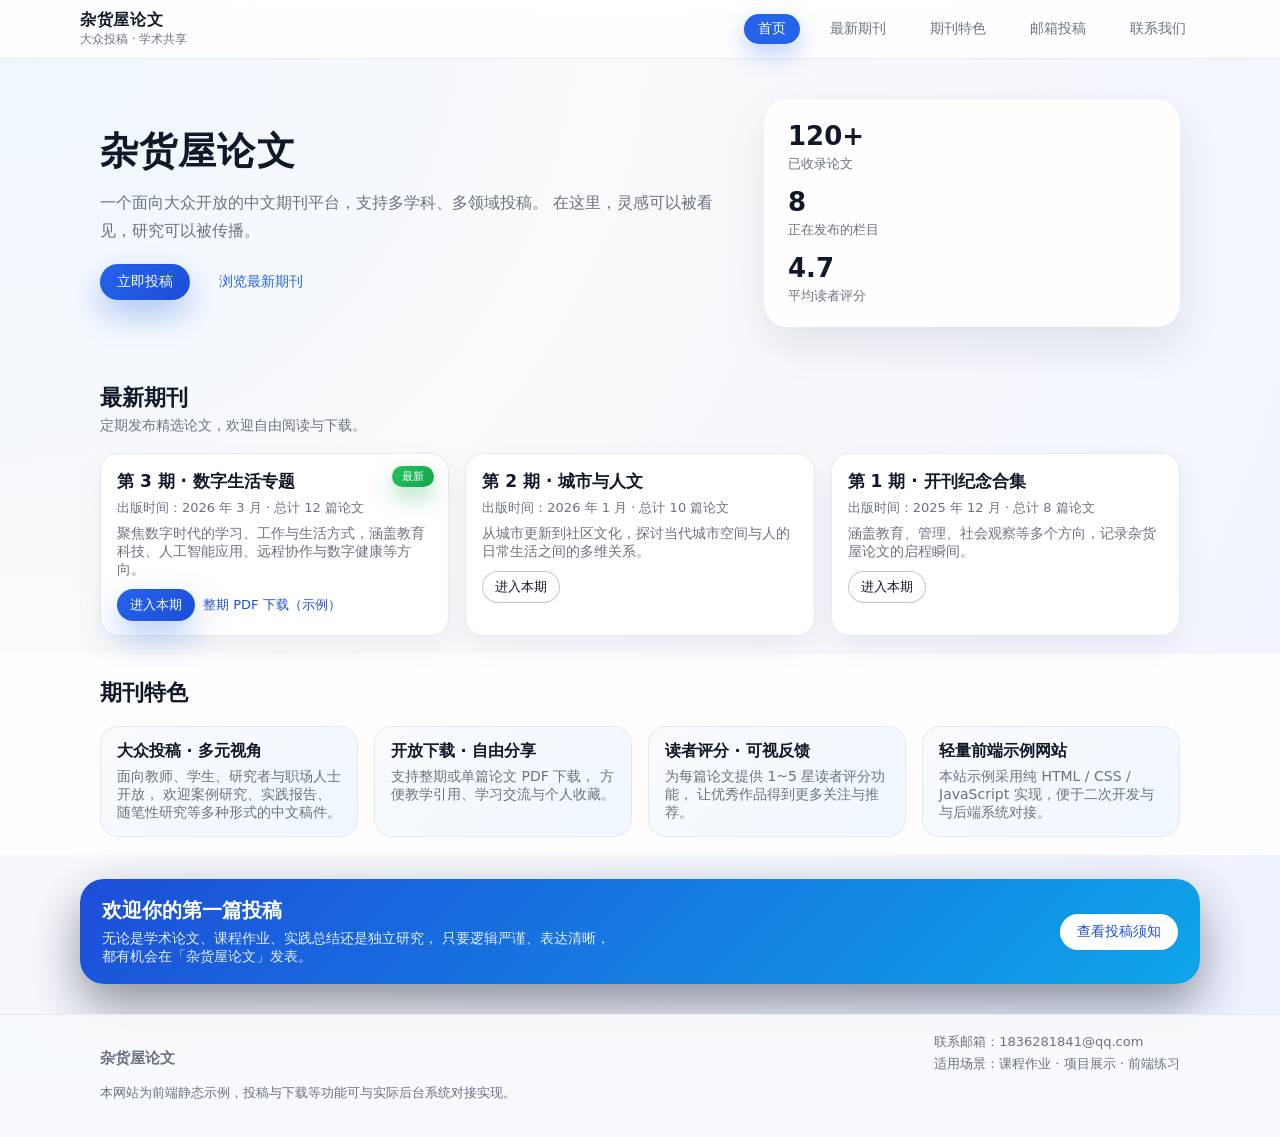
<file: index.html>
<!DOCTYPE html>
<html lang="zh-CN">
<head>
  <meta charset="UTF-8" />
  <meta name="viewport" content="width=device-width, initial-scale=1.0" />
  <title>杂货屋论文 - 中文期刊首页</title>
  <link rel="stylesheet" href="styles.css" />
</head>
<body>
  <header class="site-header">
    <div class="container header-inner">
      <div class="logo">
        <span class="logo-main">杂货屋论文</span>
        <span class="logo-sub">大众投稿 · 学术共享</span>
      </div>
      <nav class="nav">
        <a href="index.html" class="nav-link active">首页</a>
        <a href="#latest-issues" class="nav-link">最新期刊</a>
        <a href="#features" class="nav-link">期刊特色</a>
        <a href="submit.html" class="nav-link">邮箱投稿</a>
        <a href="#contact" class="nav-link">联系我们</a>
      </nav>
    </div>
  </header>

  <main>
    <!-- Hero 区域 -->
    <section class="hero">
      <div class="container hero-inner">
        <div class="hero-text">
          <h1>杂货屋论文</h1>
          <p>
            一个面向大众开放的中文期刊平台，支持多学科、多领域投稿。
            在这里，灵感可以被看见，研究可以被传播。
          </p>
          <div class="hero-actions">
            <a href="submit.html" class="btn btn-primary">立即投稿</a>
            <a href="#latest-issues" class="btn btn-ghost">浏览最新期刊</a>
          </div>
        </div>
        <div class="hero-panel">
          <div class="hero-stat">
            <span class="stat-number">120+</span>
            <span class="stat-label">已收录论文</span>
          </div>
          <div class="hero-stat">
            <span class="stat-number">8</span>
            <span class="stat-label">正在发布的栏目</span>
          </div>
          <div class="hero-stat">
            <span class="stat-number">4.7</span>
            <span class="stat-label">平均读者评分</span>
          </div>
        </div>
      </div>
    </section>

    <!-- 最新期刊 -->
    <section id="latest-issues" class="section">
      <div class="container">
        <div class="section-header">
          <h2>最新期刊</h2>
          <p>定期发布精选论文，欢迎自由阅读与下载。</p>
        </div>
        <div class="issue-grid">
          <article class="issue-card">
            <div class="issue-badge">最新</div>
            <h3>第 3 期 · 数字生活专题</h3>
            <p class="issue-meta">出版时间：2026 年 3 月 · 总计 12 篇论文</p>
            <p class="issue-desc">
              聚焦数字时代的学习、工作与生活方式，涵盖教育科技、人工智能应用、远程协作与数字健康等方向。
            </p>
            <div class="issue-actions">
              <a href="issue-3.html" class="btn btn-primary btn-sm">进入本期</a>
              <a href="#" class="text-link">整期 PDF 下载（示例）</a>
            </div>
          </article>

          <article class="issue-card">
            <h3>第 2 期 · 城市与人文</h3>
            <p class="issue-meta">出版时间：2026 年 1 月 · 总计 10 篇论文</p>
            <p class="issue-desc">
              从城市更新到社区文化，探讨当代城市空间与人的日常生活之间的多维关系。
            </p>
            <div class="issue-actions">
              <a href="issue-2.html" class="btn btn-outline btn-sm">进入本期</a>
            </div>
          </article>

          <article class="issue-card">
            <h3>第 1 期 · 开刊纪念合集</h3>
            <p class="issue-meta">出版时间：2025 年 12 月 · 总计 8 篇论文</p>
            <p class="issue-desc">
              涵盖教育、管理、社会观察等多个方向，记录杂货屋论文的启程瞬间。
            </p>
            <div class="issue-actions">
              <a href="issue-1.html" class="btn btn-outline btn-sm">进入本期</a>
            </div>
          </article>
        </div>
      </div>
    </section>

    <!-- 期刊特色 -->
    <section id="features" class="section section-alt">
      <div class="container">
        <div class="section-header">
          <h2>期刊特色</h2>
        </div>
        <div class="feature-grid">
          <div class="feature-card">
            <h3>大众投稿 · 多元视角</h3>
            <p>
              面向教师、学生、研究者与职场人士开放，
              欢迎案例研究、实践报告、随笔性研究等多种形式的中文稿件。
            </p>
          </div>
          <div class="feature-card">
            <h3>开放下载 · 自由分享</h3>
            <p>
              支持整期或单篇论文 PDF 下载，
              方便教学引用、学习交流与个人收藏。
            </p>
          </div>
          <div class="feature-card">
            <h3>读者评分 · 可视反馈</h3>
            <p>
              为每篇论文提供 1~5 星读者评分功能，
              让优秀作品得到更多关注与推荐。
            </p>
          </div>
          <div class="feature-card">
            <h3>轻量前端示例网站</h3>
            <p>
              本站示例采用纯 HTML / CSS / JavaScript
              实现，便于二次开发与与后端系统对接。
            </p>
          </div>
        </div>
      </div>
    </section>

    <!-- 投稿引导 -->
    <section class="section">
      <div class="container submit-promo">
        <div>
          <h2>欢迎你的第一篇投稿</h2>
          <p>
            无论是学术论文、课程作业、实践总结还是独立研究，
            只要逻辑严谨、表达清晰，都有机会在「杂货屋论文」发表。
          </p>
        </div>
        <div>
          <a href="submit.html" class="btn btn-primary">查看投稿须知</a>
        </div>
      </div>
    </section>
  </main>

  <footer id="contact" class="site-footer">
    <div class="container footer-inner">
      <div>
        <h3>杂货屋论文</h3>
        <p class="footer-text">
          本网站为前端静态示例，投稿与下载等功能可与实际后台系统对接实现。
        </p>
      </div>
      <div class="footer-info">
        <p>联系邮箱：1836281841@qq.com</p>
        <p>适用场景：课程作业 · 项目展示 · 前端练习</p>
      </div>
    </div>
  </footer>

  <script src="main.js"></script>
</body>
</html>
</file>
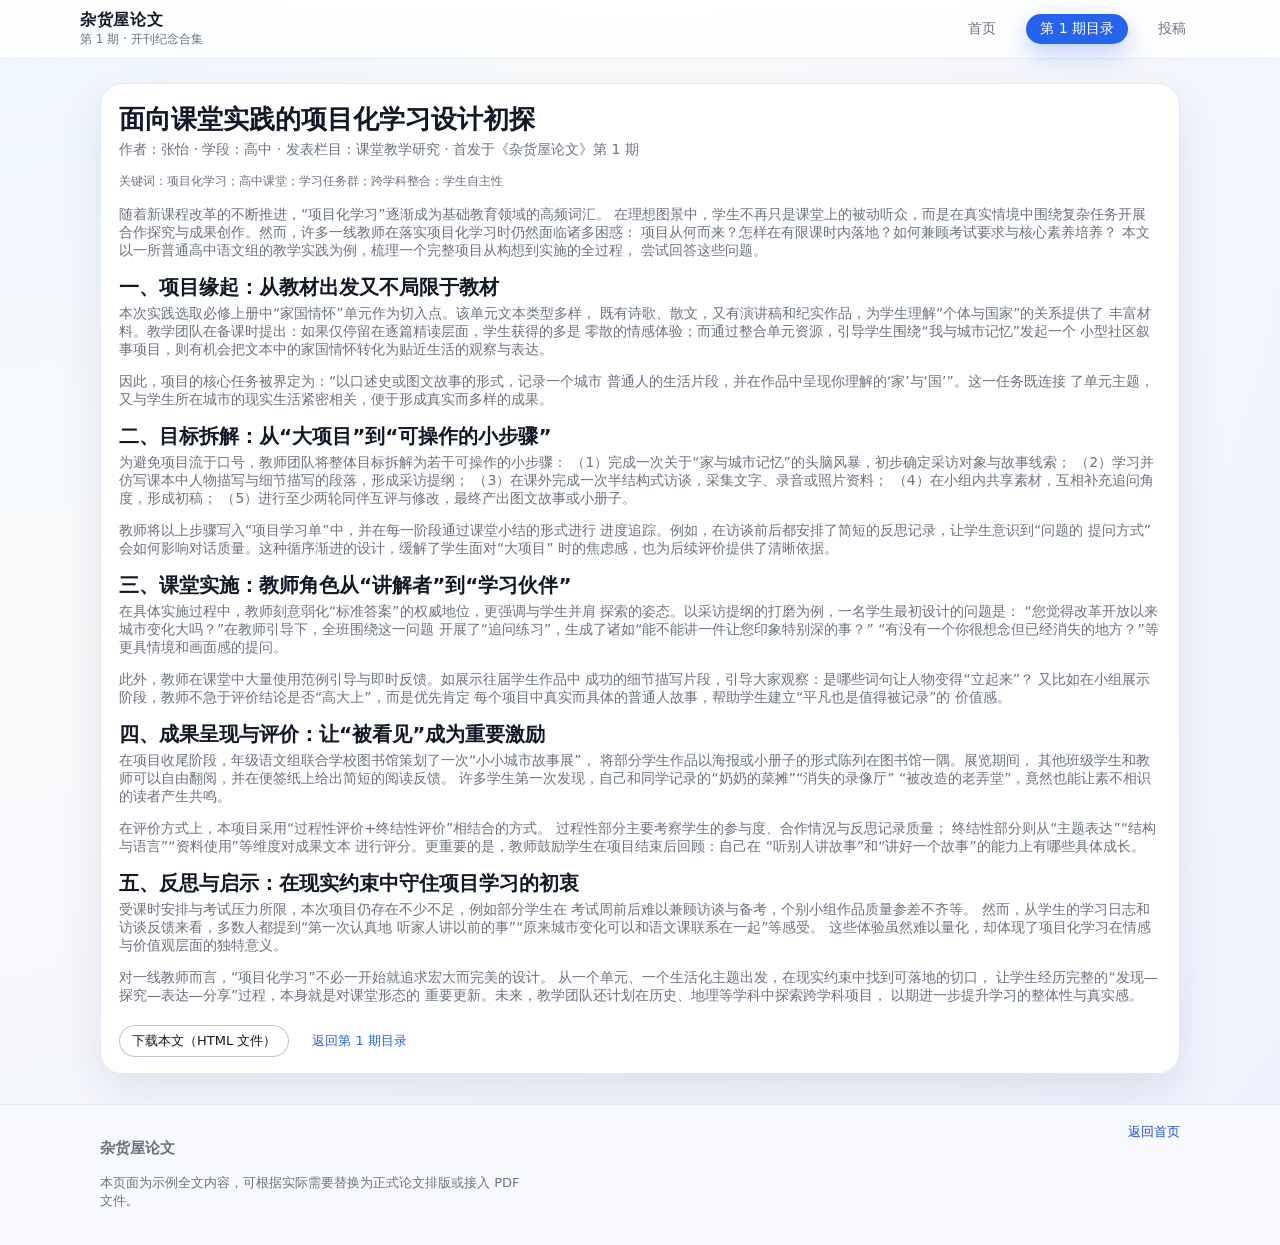
<file: article-v1-1-001.html>
<!DOCTYPE html>
<html lang="zh-CN">
<head>
  <meta charset="UTF-8" />
  <meta name="viewport" content="width=device-width, initial-scale=1.0" />
  <title>面向课堂实践的项目化学习设计初探 - 杂货屋论文</title>
  <link rel="stylesheet" href="styles.css" />
</head>
<body>
  <header class="site-header">
    <div class="container header-inner">
      <div class="logo">
        <span class="logo-main">杂货屋论文</span>
        <span class="logo-sub">第 1 期 · 开刊纪念合集</span>
      </div>
      <nav class="nav">
        <a href="index.html" class="nav-link">首页</a>
        <a href="issue-1.html" class="nav-link active">第 1 期目录</a>
        <a href="submit.html" class="nav-link">投稿</a>
      </nav>
    </div>
  </header>

  <main class="section">
    <div class="container">
      <article class="submit-card">
        <h1 class="page-title">面向课堂实践的项目化学习设计初探</h1>
        <p class="page-meta">
          作者：张怡 · 学段：高中 · 发表栏目：课堂教学研究 · 首发于《杂货屋论文》第 1 期
        </p>

        <div class="article-meta" style="margin-top:8px;">
          关键词：项目化学习；高中课堂；学习任务群；跨学科整合；学生自主性
        </div>

        <p style="margin-top:16px;">
          随着新课程改革的不断推进，“项目化学习”逐渐成为基础教育领域的高频词汇。
          在理想图景中，学生不再只是课堂上的被动听众，而是在真实情境中围绕复杂任务开展
          合作探究与成果创作。然而，许多一线教师在落实项目化学习时仍然面临诸多困惑：
          项目从何而来？怎样在有限课时内落地？如何兼顾考试要求与核心素养培养？
          本文以一所普通高中语文组的教学实践为例，梳理一个完整项目从构想到实施的全过程，
          尝试回答这些问题。
        </p>

        <h2>一、项目缘起：从教材出发又不局限于教材</h2>
        <p>
          本次实践选取必修上册中“家国情怀”单元作为切入点。该单元文本类型多样，
          既有诗歌、散文，又有演讲稿和纪实作品，为学生理解“个体与国家”的关系提供了
          丰富材料。教学团队在备课时提出：如果仅停留在逐篇精读层面，学生获得的多是
          零散的情感体验；而通过整合单元资源，引导学生围绕“我与城市记忆”发起一个
          小型社区叙事项目，则有机会把文本中的家国情怀转化为贴近生活的观察与表达。
        </p>

        <p>
          因此，项目的核心任务被界定为：“以口述史或图文故事的形式，记录一个城市
          普通人的生活片段，并在作品中呈现你理解的‘家’与‘国’”。这一任务既连接
          了单元主题，又与学生所在城市的现实生活紧密相关，便于形成真实而多样的成果。
        </p>

        <h2>二、目标拆解：从“大项目”到“可操作的小步骤”</h2>
        <p>
          为避免项目流于口号，教师团队将整体目标拆解为若干可操作的小步骤：
          （1）完成一次关于“家与城市记忆”的头脑风暴，初步确定采访对象与故事线索；
          （2）学习并仿写课本中人物描写与细节描写的段落，形成采访提纲；
          （3）在课外完成一次半结构式访谈，采集文字、录音或照片资料；
          （4）在小组内共享素材，互相补充追问角度，形成初稿；
          （5）进行至少两轮同伴互评与修改，最终产出图文故事或小册子。
        </p>

        <p>
          教师将以上步骤写入“项目学习单”中，并在每一阶段通过课堂小结的形式进行
          进度追踪。例如，在访谈前后都安排了简短的反思记录，让学生意识到“问题的
          提问方式”会如何影响对话质量。这种循序渐进的设计，缓解了学生面对“大项目”
          时的焦虑感，也为后续评价提供了清晰依据。
        </p>

        <h2>三、课堂实施：教师角色从“讲解者”到“学习伙伴”</h2>
        <p>
          在具体实施过程中，教师刻意弱化“标准答案”的权威地位，更强调与学生并肩
          探索的姿态。以采访提纲的打磨为例，一名学生最初设计的问题是：
          “您觉得改革开放以来城市变化大吗？”在教师引导下，全班围绕这一问题
          开展了“追问练习”，生成了诸如“能不能讲一件让您印象特别深的事？”
          “有没有一个你很想念但已经消失的地方？”等更具情境和画面感的提问。
        </p>

        <p>
          此外，教师在课堂中大量使用范例引导与即时反馈。如展示往届学生作品中
          成功的细节描写片段，引导大家观察：是哪些词句让人物变得“立起来”？
          又比如在小组展示阶段，教师不急于评价结论是否“高大上”，而是优先肯定
          每个项目中真实而具体的普通人故事，帮助学生建立“平凡也是值得被记录”的
          价值感。
        </p>

        <h2>四、成果呈现与评价：让“被看见”成为重要激励</h2>
        <p>
          在项目收尾阶段，年级语文组联合学校图书馆策划了一次“小小城市故事展”，
          将部分学生作品以海报或小册子的形式陈列在图书馆一隅。展览期间，
          其他班级学生和教师可以自由翻阅，并在便签纸上给出简短的阅读反馈。
          许多学生第一次发现，自己和同学记录的“奶奶的菜摊”“消失的录像厅”
          “被改造的老弄堂”，竟然也能让素不相识的读者产生共鸣。
        </p>

        <p>
          在评价方式上，本项目采用“过程性评价+终结性评价”相结合的方式。
          过程性部分主要考察学生的参与度、合作情况与反思记录质量；
          终结性部分则从“主题表达”“结构与语言”“资料使用”等维度对成果文本
          进行评分。更重要的是，教师鼓励学生在项目结束后回顾：自己在
          “听别人讲故事”和“讲好一个故事”的能力上有哪些具体成长。
        </p>

        <h2>五、反思与启示：在现实约束中守住项目学习的初衷</h2>
        <p>
          受课时安排与考试压力所限，本次项目仍存在不少不足，例如部分学生在
          考试周前后难以兼顾访谈与备考，个别小组作品质量参差不齐等。
          然而，从学生的学习日志和访谈反馈来看，多数人都提到“第一次认真地
          听家人讲以前的事”“原来城市变化可以和语文课联系在一起”等感受。
          这些体验虽然难以量化，却体现了项目化学习在情感与价值观层面的独特意义。
        </p>

        <p>
          对一线教师而言，“项目化学习”不必一开始就追求宏大而完美的设计。
          从一个单元、一个生活化主题出发，在现实约束中找到可落地的切口，
          让学生经历完整的“发现—探究—表达—分享”过程，本身就是对课堂形态的
          重要更新。未来，教学团队还计划在历史、地理等学科中探索跨学科项目，
          以期进一步提升学习的整体性与真实感。
        </p>

        <div style="margin-top:20px;display:flex;gap:10px;flex-wrap:wrap;">
          <a href="article-v1-1-001.html" download class="btn btn-outline btn-sm">下载本文（HTML 文件）</a>
          <a href="issue-1.html" class="btn btn-ghost btn-sm">返回第 1 期目录</a>
        </div>
      </article>
    </div>
  </main>

  <footer class="site-footer">
    <div class="container footer-inner">
      <div>
        <h3>杂货屋论文</h3>
        <p class="footer-text">
          本页面为示例全文内容，可根据实际需要替换为正式论文排版或接入 PDF 文件。
        </p>
      </div>
      <div class="footer-info">
        <p><a href="index.html" class="text-link">返回首页</a></p>
      </div>
    </div>
  </footer>

  <script src="main.js"></script>
</body>
</html>
</file>
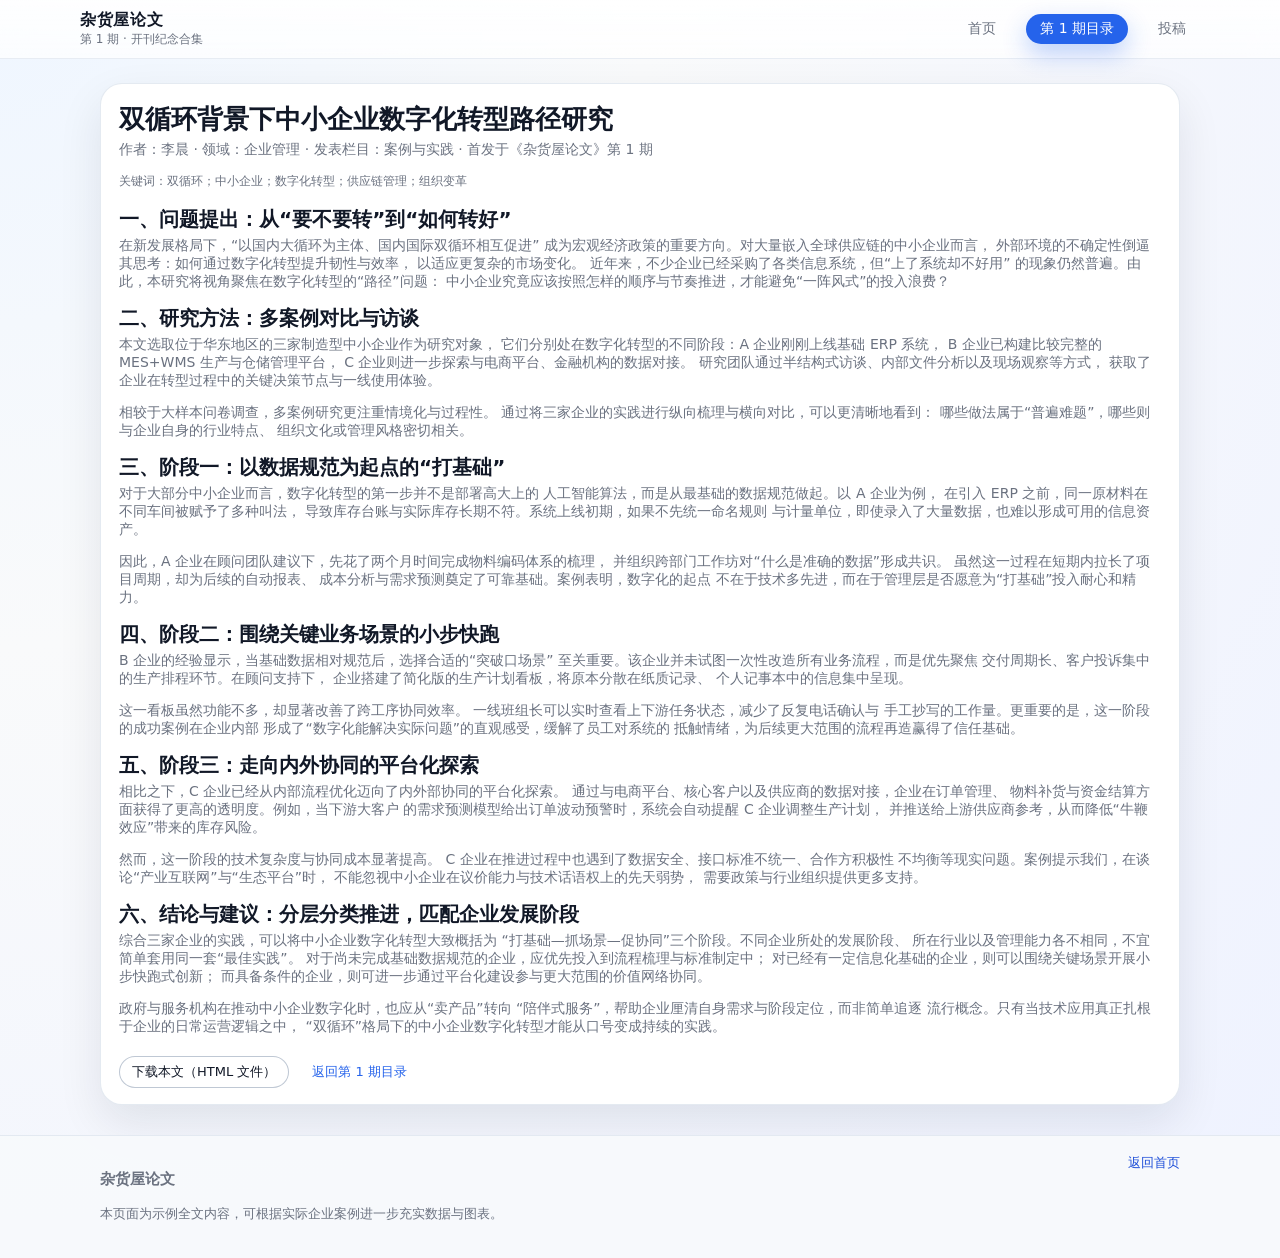
<file: article-v1-1-002.html>
<!DOCTYPE html>
<html lang="zh-CN">
<head>
  <meta charset="UTF-8" />
  <meta name="viewport" content="width=device-width, initial-scale=1.0" />
  <title>双循环背景下中小企业数字化转型路径研究 - 杂货屋论文</title>
  <link rel="stylesheet" href="styles.css" />
</head>
<body>
  <header class="site-header">
    <div class="container header-inner">
      <div class="logo">
        <span class="logo-main">杂货屋论文</span>
        <span class="logo-sub">第 1 期 · 开刊纪念合集</span>
      </div>
      <nav class="nav">
        <a href="index.html" class="nav-link">首页</a>
        <a href="issue-1.html" class="nav-link active">第 1 期目录</a>
        <a href="submit.html" class="nav-link">投稿</a>
      </nav>
    </div>
  </header>

  <main class="section">
    <div class="container">
      <article class="submit-card">
        <h1 class="page-title">双循环背景下中小企业数字化转型路径研究</h1>
        <p class="page-meta">
          作者：李晨 · 领域：企业管理 · 发表栏目：案例与实践 · 首发于《杂货屋论文》第 1 期
        </p>

        <div class="article-meta" style="margin-top:8px;">
          关键词：双循环；中小企业；数字化转型；供应链管理；组织变革
        </div>

        <h2 style="margin-top:16px;">一、问题提出：从“要不要转”到“如何转好”</h2>
        <p>
          在新发展格局下，“以国内大循环为主体、国内国际双循环相互促进”
          成为宏观经济政策的重要方向。对大量嵌入全球供应链的中小企业而言，
          外部环境的不确定性倒逼其思考：如何通过数字化转型提升韧性与效率，
          以适应更复杂的市场变化。
          近年来，不少企业已经采购了各类信息系统，但“上了系统却不好用”
          的现象仍然普遍。由此，本研究将视角聚焦在数字化转型的“路径”问题：
          中小企业究竟应该按照怎样的顺序与节奏推进，才能避免“一阵风式”的投入浪费？
        </p>

        <h2>二、研究方法：多案例对比与访谈</h2>
        <p>
          本文选取位于华东地区的三家制造型中小企业作为研究对象，
          它们分别处在数字化转型的不同阶段：A 企业刚刚上线基础 ERP 系统，
          B 企业已构建比较完整的 MES+WMS 生产与仓储管理平台，
          C 企业则进一步探索与电商平台、金融机构的数据对接。
          研究团队通过半结构式访谈、内部文件分析以及现场观察等方式，
          获取了企业在转型过程中的关键决策节点与一线使用体验。
        </p>

        <p>
          相较于大样本问卷调查，多案例研究更注重情境化与过程性。
          通过将三家企业的实践进行纵向梳理与横向对比，可以更清晰地看到：
          哪些做法属于“普遍难题”，哪些则与企业自身的行业特点、
          组织文化或管理风格密切相关。
        </p>

        <h2>三、阶段一：以数据规范为起点的“打基础”</h2>
        <p>
          对于大部分中小企业而言，数字化转型的第一步并不是部署高大上的
          人工智能算法，而是从最基础的数据规范做起。以 A 企业为例，
          在引入 ERP 之前，同一原材料在不同车间被赋予了多种叫法，
          导致库存台账与实际库存长期不符。系统上线初期，如果不先统一命名规则
          与计量单位，即使录入了大量数据，也难以形成可用的信息资产。
        </p>

        <p>
          因此，A 企业在顾问团队建议下，先花了两个月时间完成物料编码体系的梳理，
          并组织跨部门工作坊对“什么是准确的数据”形成共识。
          虽然这一过程在短期内拉长了项目周期，却为后续的自动报表、
          成本分析与需求预测奠定了可靠基础。案例表明，数字化的起点
          不在于技术多先进，而在于管理层是否愿意为“打基础”投入耐心和精力。
        </p>

        <h2>四、阶段二：围绕关键业务场景的小步快跑</h2>
        <p>
          B 企业的经验显示，当基础数据相对规范后，选择合适的“突破口场景”
          至关重要。该企业并未试图一次性改造所有业务流程，而是优先聚焦
          交付周期长、客户投诉集中的生产排程环节。在顾问支持下，
          企业搭建了简化版的生产计划看板，将原本分散在纸质记录、
          个人记事本中的信息集中呈现。
        </p>

        <p>
          这一看板虽然功能不多，却显著改善了跨工序协同效率。
          一线班组长可以实时查看上下游任务状态，减少了反复电话确认与
          手工抄写的工作量。更重要的是，这一阶段的成功案例在企业内部
          形成了“数字化能解决实际问题”的直观感受，缓解了员工对系统的
          抵触情绪，为后续更大范围的流程再造赢得了信任基础。
        </p>

        <h2>五、阶段三：走向内外协同的平台化探索</h2>
        <p>
          相比之下，C 企业已经从内部流程优化迈向了内外部协同的平台化探索。
          通过与电商平台、核心客户以及供应商的数据对接，企业在订单管理、
          物料补货与资金结算方面获得了更高的透明度。例如，当下游大客户
          的需求预测模型给出订单波动预警时，系统会自动提醒 C 企业调整生产计划，
          并推送给上游供应商参考，从而降低“牛鞭效应”带来的库存风险。
        </p>

        <p>
          然而，这一阶段的技术复杂度与协同成本显著提高。
          C 企业在推进过程中也遇到了数据安全、接口标准不统一、合作方积极性
          不均衡等现实问题。案例提示我们，在谈论“产业互联网”与“生态平台”时，
          不能忽视中小企业在议价能力与技术话语权上的先天弱势，
          需要政策与行业组织提供更多支持。
        </p>

        <h2>六、结论与建议：分层分类推进，匹配企业发展阶段</h2>
        <p>
          综合三家企业的实践，可以将中小企业数字化转型大致概括为
          “打基础—抓场景—促协同”三个阶段。不同企业所处的发展阶段、
          所在行业以及管理能力各不相同，不宜简单套用同一套“最佳实践”。
          对于尚未完成基础数据规范的企业，应优先投入到流程梳理与标准制定中；
          对已经有一定信息化基础的企业，则可以围绕关键场景开展小步快跑式创新；
          而具备条件的企业，则可进一步通过平台化建设参与更大范围的价值网络协同。
        </p>

        <p>
          政府与服务机构在推动中小企业数字化时，也应从“卖产品”转向
          “陪伴式服务”，帮助企业厘清自身需求与阶段定位，而非简单追逐
          流行概念。只有当技术应用真正扎根于企业的日常运营逻辑之中，
          “双循环”格局下的中小企业数字化转型才能从口号变成持续的实践。
        </p>

        <div style="margin-top:20px;display:flex;gap:10px;flex-wrap:wrap;">
          <a href="article-v1-1-002.html" download class="btn btn-outline btn-sm">下载本文（HTML 文件）</a>
          <a href="issue-1.html" class="btn btn-ghost btn-sm">返回第 1 期目录</a>
        </div>
      </article>
    </div>
  </main>

  <footer class="site-footer">
    <div class="container footer-inner">
      <div>
        <h3>杂货屋论文</h3>
        <p class="footer-text">
          本页面为示例全文内容，可根据实际企业案例进一步充实数据与图表。
        </p>
      </div>
      <div class="footer-info">
        <p><a href="index.html" class="text-link">返回首页</a></p>
      </div>
    </div>
  </footer>

  <script src="main.js"></script>
</body>
</html>
</file>
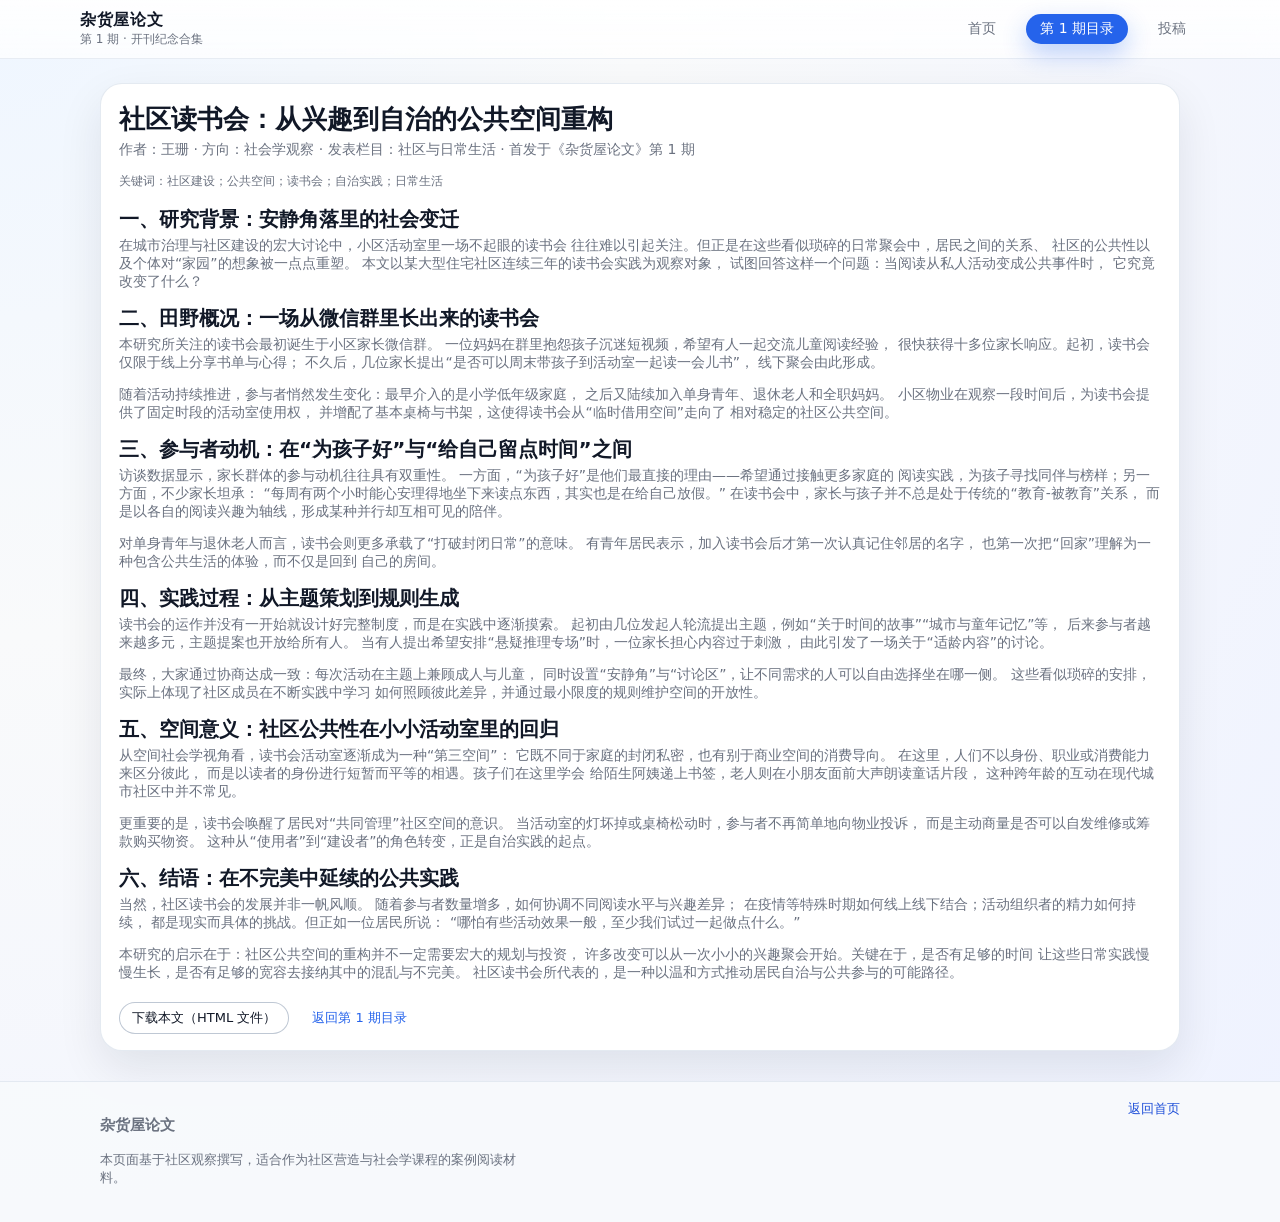
<file: article-v1-1-003.html>
<!DOCTYPE html>
<html lang="zh-CN">
<head>
  <meta charset="UTF-8" />
  <meta name="viewport" content="width=device-width, initial-scale=1.0" />
  <title>社区读书会：从兴趣到自治的公共空间重构 - 杂货屋论文</title>
  <link rel="stylesheet" href="styles.css" />
</head>
<body>
  <header class="site-header">
    <div class="container header-inner">
      <div class="logo">
        <span class="logo-main">杂货屋论文</span>
        <span class="logo-sub">第 1 期 · 开刊纪念合集</span>
      </div>
      <nav class="nav">
        <a href="index.html" class="nav-link">首页</a>
        <a href="issue-1.html" class="nav-link active">第 1 期目录</a>
        <a href="submit.html" class="nav-link">投稿</a>
      </nav>
    </div>
  </header>

  <main class="section">
    <div class="container">
      <article class="submit-card">
        <h1 class="page-title">社区读书会：从兴趣到自治的公共空间重构</h1>
        <p class="page-meta">
          作者：王珊 · 方向：社会学观察 · 发表栏目：社区与日常生活 · 首发于《杂货屋论文》第 1 期
        </p>

        <div class="article-meta" style="margin-top:8px;">
          关键词：社区建设；公共空间；读书会；自治实践；日常生活
        </div>

        <h2 style="margin-top:16px;">一、研究背景：安静角落里的社会变迁</h2>
        <p>
          在城市治理与社区建设的宏大讨论中，小区活动室里一场不起眼的读书会
          往往难以引起关注。但正是在这些看似琐碎的日常聚会中，居民之间的关系、
          社区的公共性以及个体对“家园”的想象被一点点重塑。
          本文以某大型住宅社区连续三年的读书会实践为观察对象，
          试图回答这样一个问题：当阅读从私人活动变成公共事件时，
          它究竟改变了什么？
        </p>

        <h2>二、田野概况：一场从微信群里长出来的读书会</h2>
        <p>
          本研究所关注的读书会最初诞生于小区家长微信群。
          一位妈妈在群里抱怨孩子沉迷短视频，希望有人一起交流儿童阅读经验，
          很快获得十多位家长响应。起初，读书会仅限于线上分享书单与心得；
          不久后，几位家长提出“是否可以周末带孩子到活动室一起读一会儿书”，
          线下聚会由此形成。
        </p>

        <p>
          随着活动持续推进，参与者悄然发生变化：最早介入的是小学低年级家庭，
          之后又陆续加入单身青年、退休老人和全职妈妈。
          小区物业在观察一段时间后，为读书会提供了固定时段的活动室使用权，
          并增配了基本桌椅与书架，这使得读书会从“临时借用空间”走向了
          相对稳定的社区公共空间。
        </p>

        <h2>三、参与者动机：在“为孩子好”与“给自己留点时间”之间</h2>
        <p>
          访谈数据显示，家长群体的参与动机往往具有双重性。
          一方面，“为孩子好”是他们最直接的理由——希望通过接触更多家庭的
          阅读实践，为孩子寻找同伴与榜样；另一方面，不少家长坦承：
          “每周有两个小时能心安理得地坐下来读点东西，其实也是在给自己放假。”
          在读书会中，家长与孩子并不总是处于传统的“教育-被教育”关系，
          而是以各自的阅读兴趣为轴线，形成某种并行却互相可见的陪伴。
        </p>

        <p>
          对单身青年与退休老人而言，读书会则更多承载了“打破封闭日常”的意味。
          有青年居民表示，加入读书会后才第一次认真记住邻居的名字，
          也第一次把“回家”理解为一种包含公共生活的体验，而不仅是回到
          自己的房间。
        </p>

        <h2>四、实践过程：从主题策划到规则生成</h2>
        <p>
          读书会的运作并没有一开始就设计好完整制度，而是在实践中逐渐摸索。
          起初由几位发起人轮流提出主题，例如“关于时间的故事”“城市与童年记忆”等，
          后来参与者越来越多元，主题提案也开放给所有人。
          当有人提出希望安排“悬疑推理专场”时，一位家长担心内容过于刺激，
          由此引发了一场关于“适龄内容”的讨论。
        </p>

        <p>
          最终，大家通过协商达成一致：每次活动在主题上兼顾成人与儿童，
          同时设置“安静角”与“讨论区”，让不同需求的人可以自由选择坐在哪一侧。
          这些看似琐碎的安排，实际上体现了社区成员在不断实践中学习
          如何照顾彼此差异，并通过最小限度的规则维护空间的开放性。
        </p>

        <h2>五、空间意义：社区公共性在小小活动室里的回归</h2>
        <p>
          从空间社会学视角看，读书会活动室逐渐成为一种“第三空间”：
          它既不同于家庭的封闭私密，也有别于商业空间的消费导向。
          在这里，人们不以身份、职业或消费能力来区分彼此，
          而是以读者的身份进行短暂而平等的相遇。孩子们在这里学会
          给陌生阿姨递上书签，老人则在小朋友面前大声朗读童话片段，
          这种跨年龄的互动在现代城市社区中并不常见。
        </p>

        <p>
          更重要的是，读书会唤醒了居民对“共同管理”社区空间的意识。
          当活动室的灯坏掉或桌椅松动时，参与者不再简单地向物业投诉，
          而是主动商量是否可以自发维修或筹款购买物资。
          这种从“使用者”到“建设者”的角色转变，正是自治实践的起点。
        </p>

        <h2>六、结语：在不完美中延续的公共实践</h2>
        <p>
          当然，社区读书会的发展并非一帆风顺。
          随着参与者数量增多，如何协调不同阅读水平与兴趣差异；
          在疫情等特殊时期如何线上线下结合；活动组织者的精力如何持续，
          都是现实而具体的挑战。但正如一位居民所说：
          “哪怕有些活动效果一般，至少我们试过一起做点什么。”
        </p>

        <p>
          本研究的启示在于：社区公共空间的重构并不一定需要宏大的规划与投资，
          许多改变可以从一次小小的兴趣聚会开始。关键在于，是否有足够的时间
          让这些日常实践慢慢生长，是否有足够的宽容去接纳其中的混乱与不完美。
          社区读书会所代表的，是一种以温和方式推动居民自治与公共参与的可能路径。
        </p>

        <div style="margin-top:20px;display:flex;gap:10px;flex-wrap:wrap;">
          <a href="article-v1-1-003.html" download class="btn btn-outline btn-sm">下载本文（HTML 文件）</a>
          <a href="issue-1.html" class="btn btn-ghost btn-sm">返回第 1 期目录</a>
        </div>
      </article>
    </div>
  </main>

  <footer class="site-footer">
    <div class="container footer-inner">
      <div>
        <h3>杂货屋论文</h3>
        <p class="footer-text">
          本页面基于社区观察撰写，适合作为社区营造与社会学课程的案例阅读材料。
        </p>
      </div>
      <div class="footer-info">
        <p><a href="index.html" class="text-link">返回首页</a></p>
      </div>
    </div>
  </footer>

  <script src="main.js"></script>
</body>
</html>
</file>
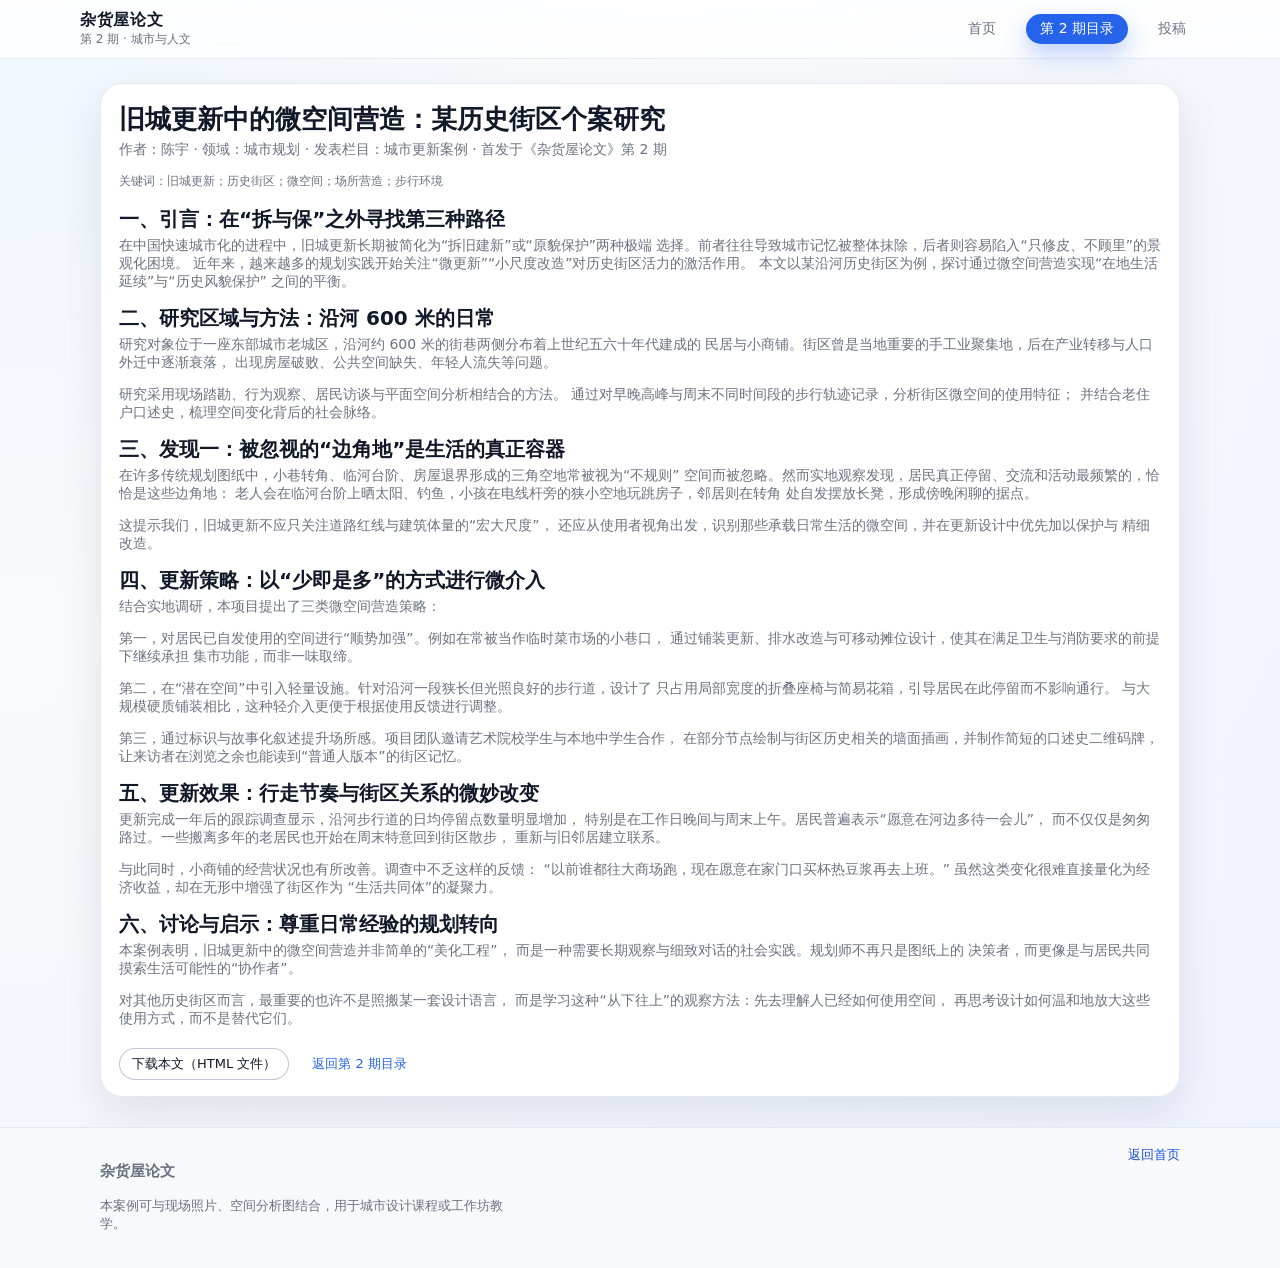
<file: article-v1-2-001.html>
<!DOCTYPE html>
<html lang="zh-CN">
<head>
  <meta charset="UTF-8" />
  <meta name="viewport" content="width=device-width, initial-scale=1.0" />
  <title>旧城更新中的微空间营造：某历史街区个案研究 - 杂货屋论文</title>
  <link rel="stylesheet" href="styles.css" />
</head>
<body>
  <header class="site-header">
    <div class="container header-inner">
      <div class="logo">
        <span class="logo-main">杂货屋论文</span>
        <span class="logo-sub">第 2 期 · 城市与人文</span>
      </div>
      <nav class="nav">
        <a href="index.html" class="nav-link">首页</a>
        <a href="issue-2.html" class="nav-link active">第 2 期目录</a>
        <a href="submit.html" class="nav-link">投稿</a>
      </nav>
    </div>
  </header>

  <main class="section">
    <div class="container">
      <article class="submit-card">
        <h1 class="page-title">旧城更新中的微空间营造：某历史街区个案研究</h1>
        <p class="page-meta">
          作者：陈宇 · 领域：城市规划 · 发表栏目：城市更新案例 · 首发于《杂货屋论文》第 2 期
        </p>

        <div class="article-meta" style="margin-top:8px;">
          关键词：旧城更新；历史街区；微空间；场所营造；步行环境
        </div>

        <h2 style="margin-top:16px;">一、引言：在“拆与保”之外寻找第三种路径</h2>
        <p>
          在中国快速城市化的进程中，旧城更新长期被简化为“拆旧建新”或“原貌保护”两种极端
          选择。前者往往导致城市记忆被整体抹除，后者则容易陷入“只修皮、不顾里”的景观化困境。
          近年来，越来越多的规划实践开始关注“微更新”“小尺度改造”对历史街区活力的激活作用。
          本文以某沿河历史街区为例，探讨通过微空间营造实现“在地生活延续”与“历史风貌保护”
          之间的平衡。
        </p>

        <h2>二、研究区域与方法：沿河 600 米的日常</h2>
        <p>
          研究对象位于一座东部城市老城区，沿河约 600 米的街巷两侧分布着上世纪五六十年代建成的
          民居与小商铺。街区曾是当地重要的手工业聚集地，后在产业转移与人口外迁中逐渐衰落，
          出现房屋破败、公共空间缺失、年轻人流失等问题。
        </p>

        <p>
          研究采用现场踏勘、行为观察、居民访谈与平面空间分析相结合的方法。
          通过对早晚高峰与周末不同时间段的步行轨迹记录，分析街区微空间的使用特征；
          并结合老住户口述史，梳理空间变化背后的社会脉络。
        </p>

        <h2>三、发现一：被忽视的“边角地”是生活的真正容器</h2>
        <p>
          在许多传统规划图纸中，小巷转角、临河台阶、房屋退界形成的三角空地常被视为“不规则”
          空间而被忽略。然而实地观察发现，居民真正停留、交流和活动最频繁的，恰恰是这些边角地：
          老人会在临河台阶上晒太阳、钓鱼，小孩在电线杆旁的狭小空地玩跳房子，邻居则在转角
          处自发摆放长凳，形成傍晚闲聊的据点。
        </p>

        <p>
          这提示我们，旧城更新不应只关注道路红线与建筑体量的“宏大尺度”，
          还应从使用者视角出发，识别那些承载日常生活的微空间，并在更新设计中优先加以保护与
          精细改造。
        </p>

        <h2>四、更新策略：以“少即是多”的方式进行微介入</h2>
        <p>
          结合实地调研，本项目提出了三类微空间营造策略：
        </p>
        <p>
          第一，对居民已自发使用的空间进行“顺势加强”。例如在常被当作临时菜市场的小巷口，
          通过铺装更新、排水改造与可移动摊位设计，使其在满足卫生与消防要求的前提下继续承担
          集市功能，而非一味取缔。
        </p>
        <p>
          第二，在“潜在空间”中引入轻量设施。针对沿河一段狭长但光照良好的步行道，设计了
          只占用局部宽度的折叠座椅与简易花箱，引导居民在此停留而不影响通行。
          与大规模硬质铺装相比，这种轻介入更便于根据使用反馈进行调整。
        </p>
        <p>
          第三，通过标识与故事化叙述提升场所感。项目团队邀请艺术院校学生与本地中学生合作，
          在部分节点绘制与街区历史相关的墙面插画，并制作简短的口述史二维码牌，
          让来访者在浏览之余也能读到“普通人版本”的街区记忆。
        </p>

        <h2>五、更新效果：行走节奏与街区关系的微妙改变</h2>
        <p>
          更新完成一年后的跟踪调查显示，沿河步行道的日均停留点数量明显增加，
          特别是在工作日晚间与周末上午。居民普遍表示“愿意在河边多待一会儿”，
          而不仅仅是匆匆路过。一些搬离多年的老居民也开始在周末特意回到街区散步，
          重新与旧邻居建立联系。
        </p>

        <p>
          与此同时，小商铺的经营状况也有所改善。调查中不乏这样的反馈：
          “以前谁都往大商场跑，现在愿意在家门口买杯热豆浆再去上班。”
          虽然这类变化很难直接量化为经济收益，却在无形中增强了街区作为
          “生活共同体”的凝聚力。
        </p>

        <h2>六、讨论与启示：尊重日常经验的规划转向</h2>
        <p>
          本案例表明，旧城更新中的微空间营造并非简单的“美化工程”，
          而是一种需要长期观察与细致对话的社会实践。规划师不再只是图纸上的
          决策者，而更像是与居民共同摸索生活可能性的“协作者”。
        </p>

        <p>
          对其他历史街区而言，最重要的也许不是照搬某一套设计语言，
          而是学习这种“从下往上”的观察方法：先去理解人已经如何使用空间，
          再思考设计如何温和地放大这些使用方式，而不是替代它们。
        </p>

        <div style="margin-top:20px;display:flex;gap:10px;flex-wrap:wrap;">
          <a href="article-v1-2-001.html" download class="btn btn-outline btn-sm">下载本文（HTML 文件）</a>
          <a href="issue-2.html" class="btn btn-ghost btn-sm">返回第 2 期目录</a>
        </div>
      </article>
    </div>
  </main>

  <footer class="site-footer">
    <div class="container footer-inner">
      <div>
        <h3>杂货屋论文</h3>
        <p class="footer-text">
          本案例可与现场照片、空间分析图结合，用于城市设计课程或工作坊教学。
        </p>
      </div>
      <div class="footer-info">
        <p><a href="index.html" class="text-link">返回首页</a></p>
      </div>
    </div>
  </footer>

  <script src="main.js"></script>
</body>
</html>
</file>
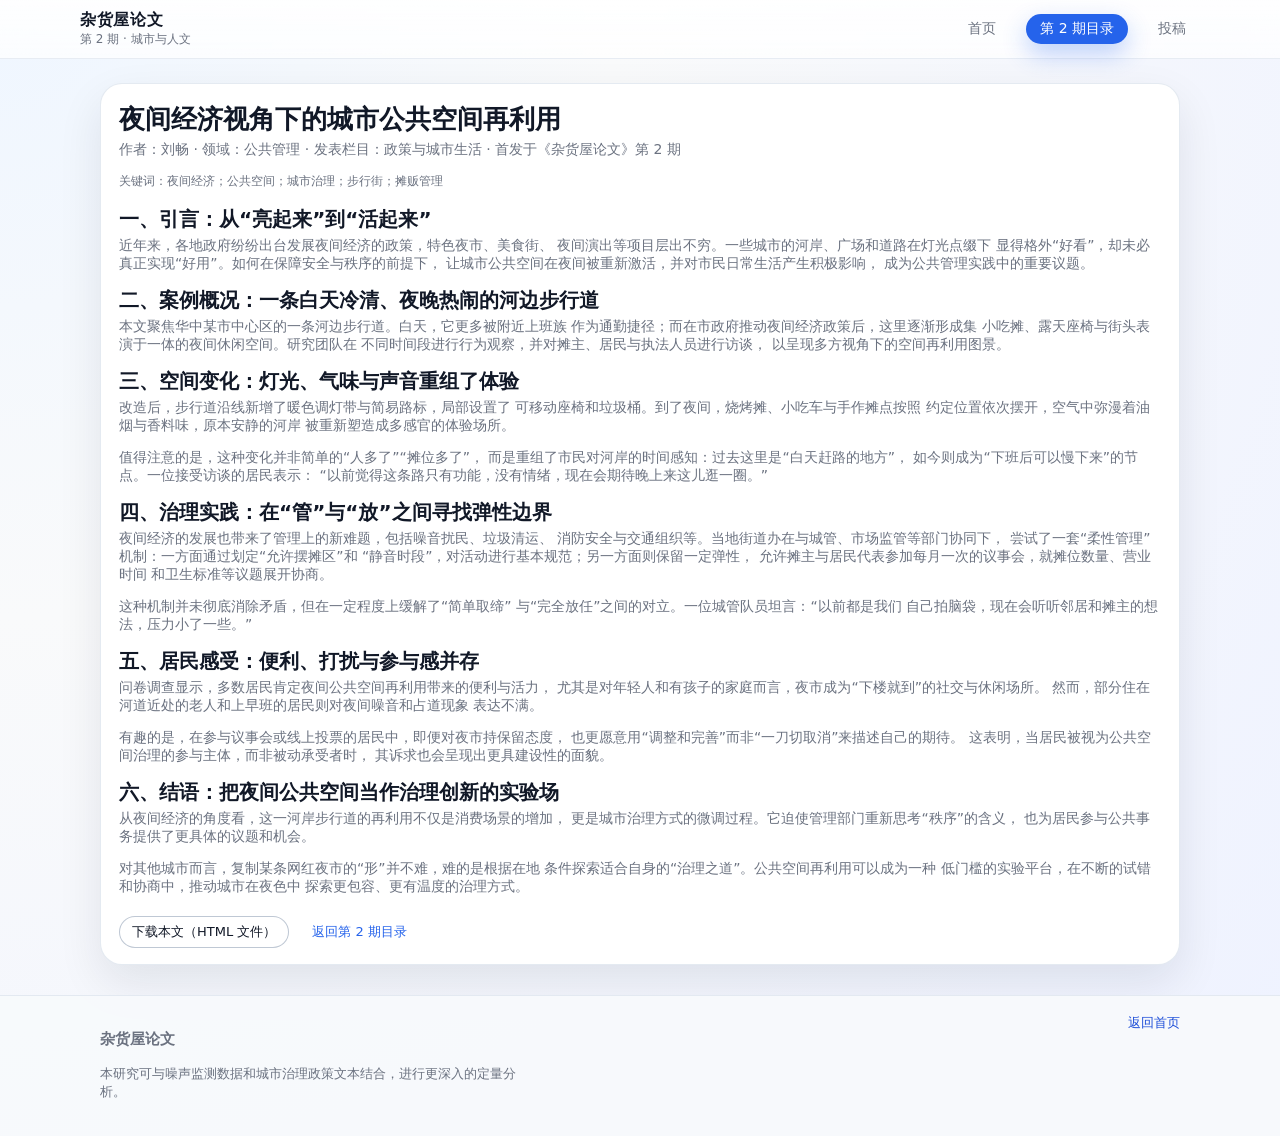
<file: article-v1-2-002.html>
<!DOCTYPE html>
<html lang="zh-CN">
<head>
  <meta charset="UTF-8" />
  <meta name="viewport" content="width=device-width, initial-scale=1.0" />
  <title>夜间经济视角下的城市公共空间再利用 - 杂货屋论文</title>
  <link rel="stylesheet" href="styles.css" />
</head>
<body>
  <header class="site-header">
    <div class="container header-inner">
      <div class="logo">
        <span class="logo-main">杂货屋论文</span>
        <span class="logo-sub">第 2 期 · 城市与人文</span>
      </div>
      <nav class="nav">
        <a href="index.html" class="nav-link">首页</a>
        <a href="issue-2.html" class="nav-link active">第 2 期目录</a>
        <a href="submit.html" class="nav-link">投稿</a>
      </nav>
    </div>
  </header>

  <main class="section">
    <div class="container">
      <article class="submit-card">
        <h1 class="page-title">夜间经济视角下的城市公共空间再利用</h1>
        <p class="page-meta">
          作者：刘畅 · 领域：公共管理 · 发表栏目：政策与城市生活 · 首发于《杂货屋论文》第 2 期
        </p>

        <div class="article-meta" style="margin-top:8px;">
          关键词：夜间经济；公共空间；城市治理；步行街；摊贩管理
        </div>

        <h2 style="margin-top:16px;">一、引言：从“亮起来”到“活起来”</h2>
        <p>
          近年来，各地政府纷纷出台发展夜间经济的政策，特色夜市、美食街、
          夜间演出等项目层出不穷。一些城市的河岸、广场和道路在灯光点缀下
          显得格外“好看”，却未必真正实现“好用”。如何在保障安全与秩序的前提下，
          让城市公共空间在夜间被重新激活，并对市民日常生活产生积极影响，
          成为公共管理实践中的重要议题。
        </p>

        <h2>二、案例概况：一条白天冷清、夜晚热闹的河边步行道</h2>
        <p>
          本文聚焦华中某市中心区的一条河边步行道。白天，它更多被附近上班族
          作为通勤捷径；而在市政府推动夜间经济政策后，这里逐渐形成集
          小吃摊、露天座椅与街头表演于一体的夜间休闲空间。研究团队在
          不同时间段进行行为观察，并对摊主、居民与执法人员进行访谈，
          以呈现多方视角下的空间再利用图景。
        </p>

        <h2>三、空间变化：灯光、气味与声音重组了体验</h2>
        <p>
          改造后，步行道沿线新增了暖色调灯带与简易路标，局部设置了
          可移动座椅和垃圾桶。到了夜间，烧烤摊、小吃车与手作摊点按照
          约定位置依次摆开，空气中弥漫着油烟与香料味，原本安静的河岸
          被重新塑造成多感官的体验场所。
        </p>

        <p>
          值得注意的是，这种变化并非简单的“人多了”“摊位多了”，
          而是重组了市民对河岸的时间感知：过去这里是“白天赶路的地方”，
          如今则成为“下班后可以慢下来”的节点。一位接受访谈的居民表示：
          “以前觉得这条路只有功能，没有情绪，现在会期待晚上来这儿逛一圈。”
        </p>

        <h2>四、治理实践：在“管”与“放”之间寻找弹性边界</h2>
        <p>
          夜间经济的发展也带来了管理上的新难题，包括噪音扰民、垃圾清运、
          消防安全与交通组织等。当地街道办在与城管、市场监管等部门协同下，
          尝试了一套“柔性管理”机制：一方面通过划定“允许摆摊区”和
          “静音时段”，对活动进行基本规范；另一方面则保留一定弹性，
          允许摊主与居民代表参加每月一次的议事会，就摊位数量、营业时间
          和卫生标准等议题展开协商。
        </p>

        <p>
          这种机制并未彻底消除矛盾，但在一定程度上缓解了“简单取缔”
          与“完全放任”之间的对立。一位城管队员坦言：“以前都是我们
          自己拍脑袋，现在会听听邻居和摊主的想法，压力小了一些。”
        </p>

        <h2>五、居民感受：便利、打扰与参与感并存</h2>
        <p>
          问卷调查显示，多数居民肯定夜间公共空间再利用带来的便利与活力，
          尤其是对年轻人和有孩子的家庭而言，夜市成为“下楼就到”的社交与休闲场所。
          然而，部分住在河道近处的老人和上早班的居民则对夜间噪音和占道现象
          表达不满。
        </p>

        <p>
          有趣的是，在参与议事会或线上投票的居民中，即便对夜市持保留态度，
          也更愿意用“调整和完善”而非“一刀切取消”来描述自己的期待。
          这表明，当居民被视为公共空间治理的参与主体，而非被动承受者时，
          其诉求也会呈现出更具建设性的面貌。
        </p>

        <h2>六、结语：把夜间公共空间当作治理创新的实验场</h2>
        <p>
          从夜间经济的角度看，这一河岸步行道的再利用不仅是消费场景的增加，
          更是城市治理方式的微调过程。它迫使管理部门重新思考“秩序”的含义，
          也为居民参与公共事务提供了更具体的议题和机会。
        </p>

        <p>
          对其他城市而言，复制某条网红夜市的“形”并不难，难的是根据在地
          条件探索适合自身的“治理之道”。公共空间再利用可以成为一种
          低门槛的实验平台，在不断的试错和协商中，推动城市在夜色中
          探索更包容、更有温度的治理方式。
        </p>

        <div style="margin-top:20px;display:flex;gap:10px;flex-wrap:wrap;">
          <a href="article-v1-2-002.html" download class="btn btn-outline btn-sm">下载本文（HTML 文件）</a>
          <a href="issue-2.html" class="btn btn-ghost btn-sm">返回第 2 期目录</a>
        </div>
      </article>
    </div>
  </main>

  <footer class="site-footer">
    <div class="container footer-inner">
      <div>
        <h3>杂货屋论文</h3>
        <p class="footer-text">
          本研究可与噪声监测数据和城市治理政策文本结合，进行更深入的定量分析。
        </p>
      </div>
      <div class="footer-info">
        <p><a href="index.html" class="text-link">返回首页</a></p>
      </div>
    </div>
  </footer>

  <script src="main.js"></script>
</body>
</html>
</file>
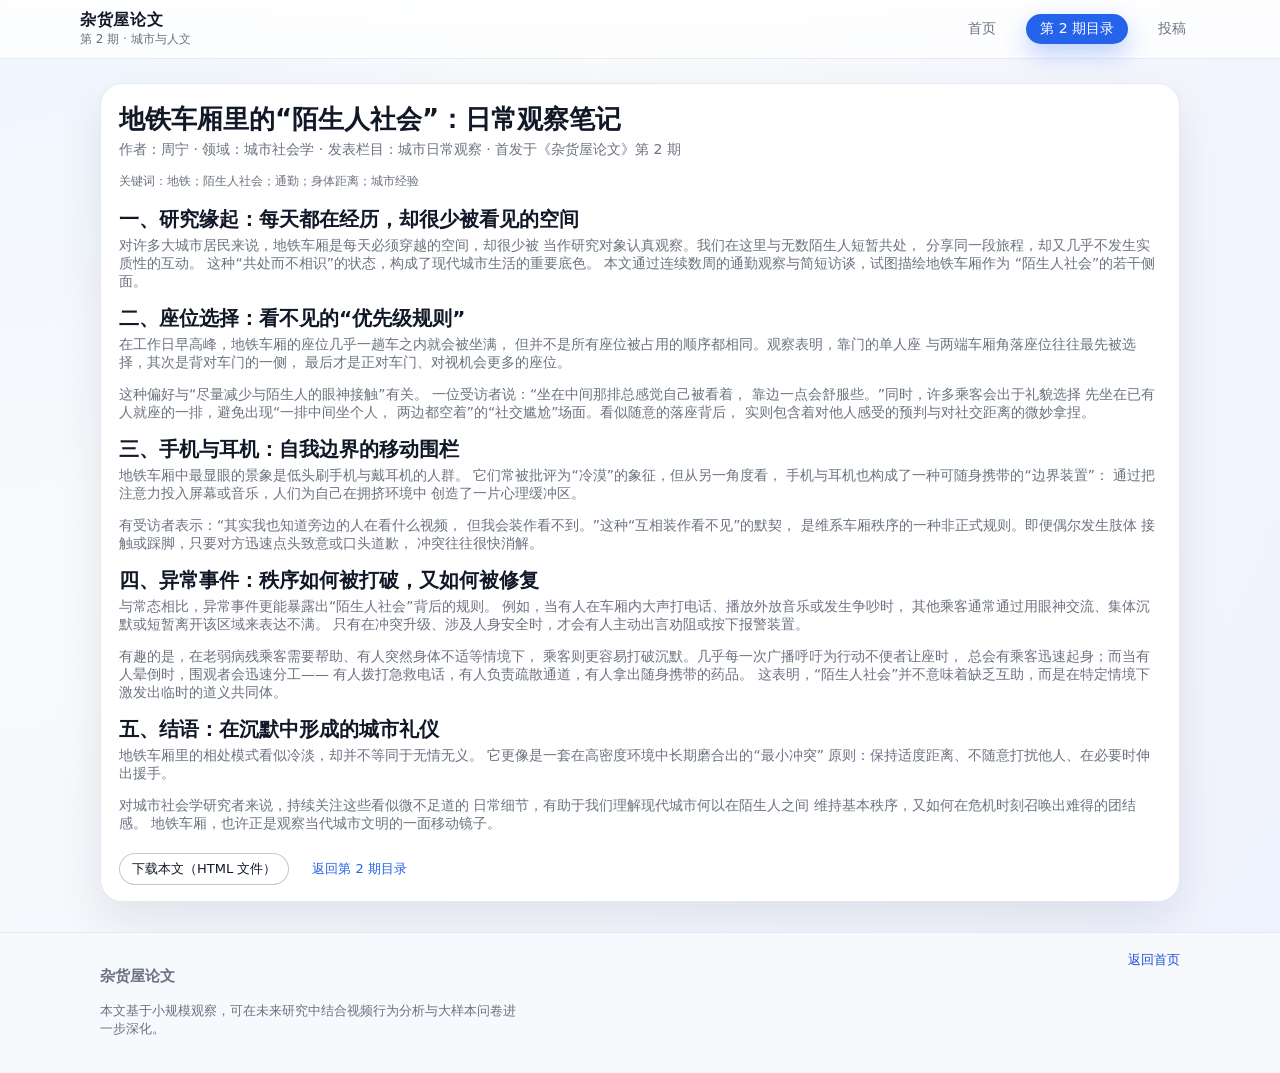
<file: article-v1-2-003.html>
<!DOCTYPE html>
<html lang="zh-CN">
<head>
  <meta charset="UTF-8" />
  <meta name="viewport" content="width=device-width, initial-scale=1.0" />
  <title>地铁车厢里的“陌生人社会”：日常观察笔记 - 杂货屋论文</title>
  <link rel="stylesheet" href="styles.css" />
</head>
<body>
  <header class="site-header">
    <div class="container header-inner">
      <div class="logo">
        <span class="logo-main">杂货屋论文</span>
        <span class="logo-sub">第 2 期 · 城市与人文</span>
      </div>
      <nav class="nav">
        <a href="index.html" class="nav-link">首页</a>
        <a href="issue-2.html" class="nav-link active">第 2 期目录</a>
        <a href="submit.html" class="nav-link">投稿</a>
      </nav>
    </div>
  </header>

  <main class="section">
    <div class="container">
      <article class="submit-card">
        <h1 class="page-title">地铁车厢里的“陌生人社会”：日常观察笔记</h1>
        <p class="page-meta">
          作者：周宁 · 领域：城市社会学 · 发表栏目：城市日常观察 · 首发于《杂货屋论文》第 2 期
        </p>

        <div class="article-meta" style="margin-top:8px;">
          关键词：地铁；陌生人社会；通勤；身体距离；城市经验
        </div>

        <h2 style="margin-top:16px;">一、研究缘起：每天都在经历，却很少被看见的空间</h2>
        <p>
          对许多大城市居民来说，地铁车厢是每天必须穿越的空间，却很少被
          当作研究对象认真观察。我们在这里与无数陌生人短暂共处，
          分享同一段旅程，却又几乎不发生实质性的互动。
          这种“共处而不相识”的状态，构成了现代城市生活的重要底色。
          本文通过连续数周的通勤观察与简短访谈，试图描绘地铁车厢作为
          “陌生人社会”的若干侧面。
        </p>

        <h2>二、座位选择：看不见的“优先级规则”</h2>
        <p>
          在工作日早高峰，地铁车厢的座位几乎一趟车之内就会被坐满，
          但并不是所有座位被占用的顺序都相同。观察表明，靠门的单人座
          与两端车厢角落座位往往最先被选择，其次是背对车门的一侧，
          最后才是正对车门、对视机会更多的座位。
        </p>

        <p>
          这种偏好与“尽量减少与陌生人的眼神接触”有关。
          一位受访者说：“坐在中间那排总感觉自己被看着，
          靠边一点会舒服些。”同时，许多乘客会出于礼貌选择
          先坐在已有人就座的一排，避免出现“一排中间坐个人，
          两边都空着”的“社交尴尬”场面。看似随意的落座背后，
          实则包含着对他人感受的预判与对社交距离的微妙拿捏。
        </p>

        <h2>三、手机与耳机：自我边界的移动围栏</h2>
        <p>
          地铁车厢中最显眼的景象是低头刷手机与戴耳机的人群。
          它们常被批评为“冷漠”的象征，但从另一角度看，
          手机与耳机也构成了一种可随身携带的“边界装置”：
          通过把注意力投入屏幕或音乐，人们为自己在拥挤环境中
          创造了一片心理缓冲区。
        </p>

        <p>
          有受访者表示：“其实我也知道旁边的人在看什么视频，
          但我会装作看不到。”这种“互相装作看不见”的默契，
          是维系车厢秩序的一种非正式规则。即便偶尔发生肢体
          接触或踩脚，只要对方迅速点头致意或口头道歉，
          冲突往往很快消解。
        </p>

        <h2>四、异常事件：秩序如何被打破，又如何被修复</h2>
        <p>
          与常态相比，异常事件更能暴露出“陌生人社会”背后的规则。
          例如，当有人在车厢内大声打电话、播放外放音乐或发生争吵时，
          其他乘客通常通过用眼神交流、集体沉默或短暂离开该区域来表达不满。
          只有在冲突升级、涉及人身安全时，才会有人主动出言劝阻或按下报警装置。
        </p>

        <p>
          有趣的是，在老弱病残乘客需要帮助、有人突然身体不适等情境下，
          乘客则更容易打破沉默。几乎每一次广播呼吁为行动不便者让座时，
          总会有乘客迅速起身；而当有人晕倒时，围观者会迅速分工——
          有人拨打急救电话，有人负责疏散通道，有人拿出随身携带的药品。
          这表明，“陌生人社会”并不意味着缺乏互助，而是在特定情境下
          激发出临时的道义共同体。
        </p>

        <h2>五、结语：在沉默中形成的城市礼仪</h2>
        <p>
          地铁车厢里的相处模式看似冷淡，却并不等同于无情无义。
          它更像是一套在高密度环境中长期磨合出的“最小冲突”
          原则：保持适度距离、不随意打扰他人、在必要时伸出援手。
        </p>

        <p>
          对城市社会学研究者来说，持续关注这些看似微不足道的
          日常细节，有助于我们理解现代城市何以在陌生人之间
          维持基本秩序，又如何在危机时刻召唤出难得的团结感。
          地铁车厢，也许正是观察当代城市文明的一面移动镜子。
        </p>

        <div style="margin-top:20px;display:flex;gap:10px;flex-wrap:wrap;">
          <a href="article-v1-2-003.html" download class="btn btn-outline btn-sm">下载本文（HTML 文件）</a>
          <a href="issue-2.html" class="btn btn-ghost btn-sm">返回第 2 期目录</a>
        </div>
      </article>
    </div>
  </main>

  <footer class="site-footer">
    <div class="container footer-inner">
      <div>
        <h3>杂货屋论文</h3>
        <p class="footer-text">
          本文基于小规模观察，可在未来研究中结合视频行为分析与大样本问卷进一步深化。
        </p>
      </div>
      <div class="footer-info">
        <p><a href="index.html" class="text-link">返回首页</a></p>
      </div>
    </div>
  </footer>

  <script src="main.js"></script>
</body>
</html>
</file>
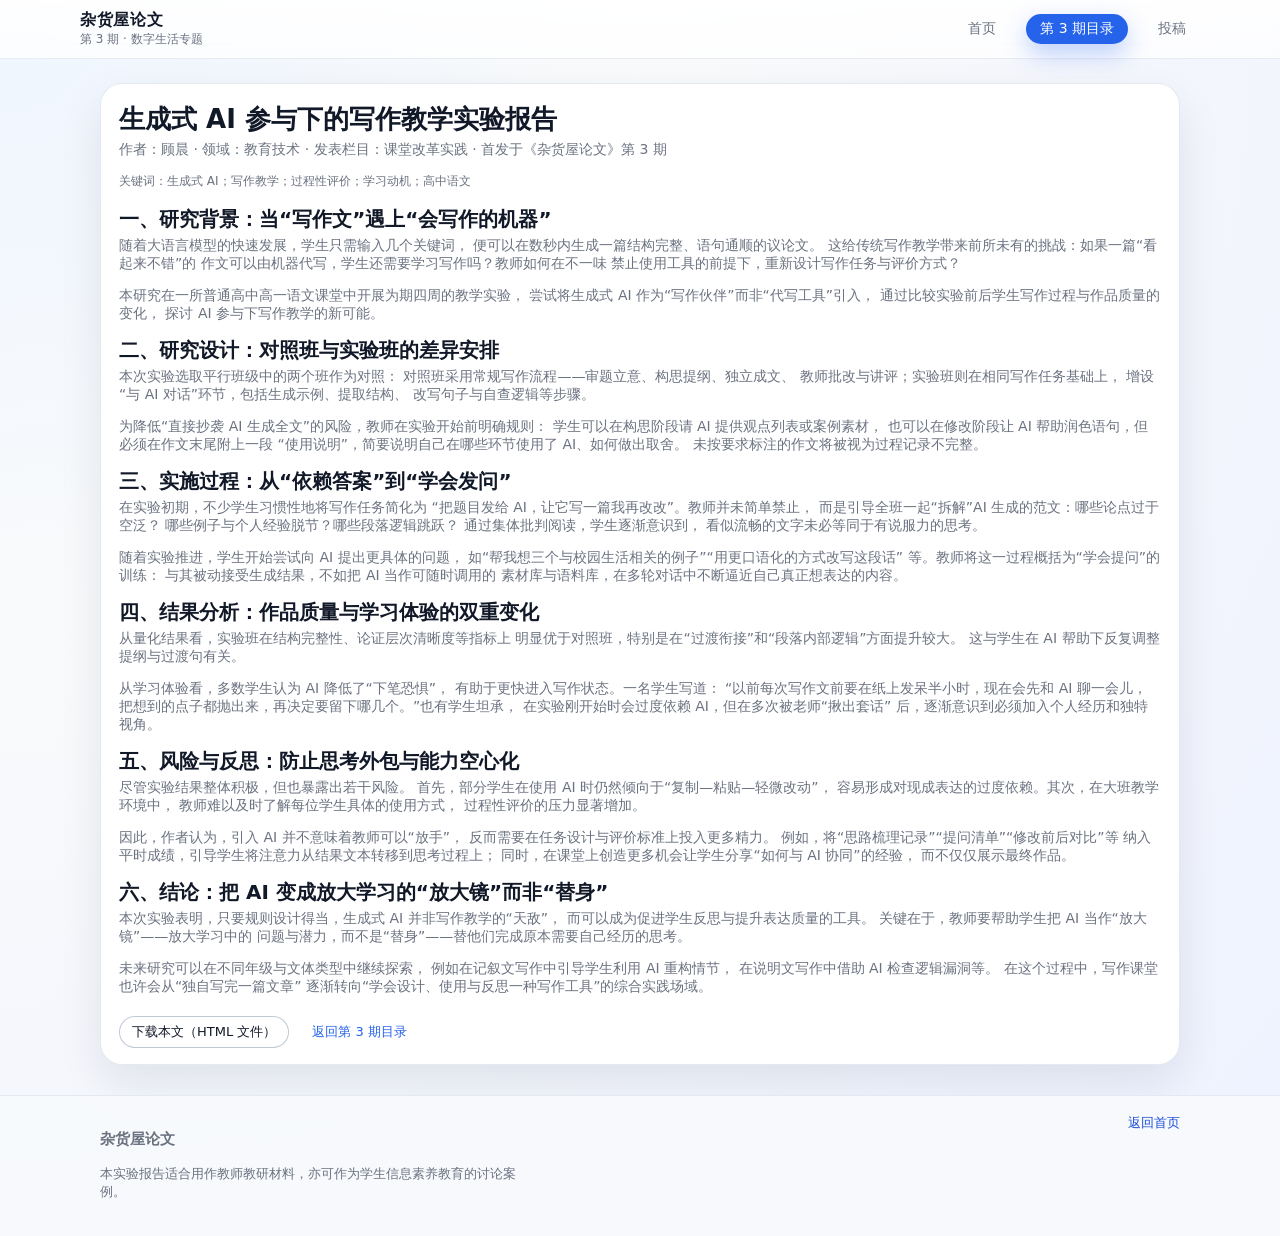
<file: article-v1-3-001.html>
<!DOCTYPE html>
<html lang="zh-CN">
<head>
  <meta charset="UTF-8" />
  <meta name="viewport" content="width=device-width, initial-scale=1.0" />
  <title>生成式 AI 参与下的写作教学实验报告 - 杂货屋论文</title>
  <link rel="stylesheet" href="styles.css" />
</head>
<body>
  <header class="site-header">
    <div class="container header-inner">
      <div class="logo">
        <span class="logo-main">杂货屋论文</span>
        <span class="logo-sub">第 3 期 · 数字生活专题</span>
      </div>
      <nav class="nav">
        <a href="index.html" class="nav-link">首页</a>
        <a href="issue-3.html" class="nav-link active">第 3 期目录</a>
        <a href="submit.html" class="nav-link">投稿</a>
      </nav>
    </div>
  </header>

  <main class="section">
    <div class="container">
      <article class="submit-card">
        <h1 class="page-title">生成式 AI 参与下的写作教学实验报告</h1>
        <p class="page-meta">
          作者：顾晨 · 领域：教育技术 · 发表栏目：课堂改革实践 · 首发于《杂货屋论文》第 3 期
        </p>

        <div class="article-meta" style="margin-top:8px;">
          关键词：生成式 AI；写作教学；过程性评价；学习动机；高中语文
        </div>

        <h2 style="margin-top:16px;">一、研究背景：当“写作文”遇上“会写作的机器”</h2>
        <p>
          随着大语言模型的快速发展，学生只需输入几个关键词，
          便可以在数秒内生成一篇结构完整、语句通顺的议论文。
          这给传统写作教学带来前所未有的挑战：如果一篇“看起来不错”的
          作文可以由机器代写，学生还需要学习写作吗？教师如何在不一味
          禁止使用工具的前提下，重新设计写作任务与评价方式？
        </p>

        <p>
          本研究在一所普通高中高一语文课堂中开展为期四周的教学实验，
          尝试将生成式 AI 作为“写作伙伴”而非“代写工具”引入，
          通过比较实验前后学生写作过程与作品质量的变化，
          探讨 AI 参与下写作教学的新可能。
        </p>

        <h2>二、研究设计：对照班与实验班的差异安排</h2>
        <p>
          本次实验选取平行班级中的两个班作为对照：
          对照班采用常规写作流程——审题立意、构思提纲、独立成文、
          教师批改与讲评；实验班则在相同写作任务基础上，
          增设“与 AI 对话”环节，包括生成示例、提取结构、
          改写句子与自查逻辑等步骤。
        </p>

        <p>
          为降低“直接抄袭 AI 生成全文”的风险，教师在实验开始前明确规则：
          学生可以在构思阶段请 AI 提供观点列表或案例素材，
          也可以在修改阶段让 AI 帮助润色语句，但必须在作文末尾附上一段
          “使用说明”，简要说明自己在哪些环节使用了 AI、如何做出取舍。
          未按要求标注的作文将被视为过程记录不完整。
        </p>

        <h2>三、实施过程：从“依赖答案”到“学会发问”</h2>
        <p>
          在实验初期，不少学生习惯性地将写作任务简化为
          “把题目发给 AI，让它写一篇我再改改”。教师并未简单禁止，
          而是引导全班一起“拆解”AI 生成的范文：哪些论点过于空泛？
          哪些例子与个人经验脱节？哪些段落逻辑跳跃？
          通过集体批判阅读，学生逐渐意识到，
          看似流畅的文字未必等同于有说服力的思考。
        </p>

        <p>
          随着实验推进，学生开始尝试向 AI 提出更具体的问题，
          如“帮我想三个与校园生活相关的例子”“用更口语化的方式改写这段话”
          等。教师将这一过程概括为“学会提问”的训练：
          与其被动接受生成结果，不如把 AI 当作可随时调用的
          素材库与语料库，在多轮对话中不断逼近自己真正想表达的内容。
        </p>

        <h2>四、结果分析：作品质量与学习体验的双重变化</h2>
        <p>
          从量化结果看，实验班在结构完整性、论证层次清晰度等指标上
          明显优于对照班，特别是在“过渡衔接”和“段落内部逻辑”方面提升较大。
          这与学生在 AI 帮助下反复调整提纲与过渡句有关。
        </p>

        <p>
          从学习体验看，多数学生认为 AI 降低了“下笔恐惧”，
          有助于更快进入写作状态。一名学生写道：
          “以前每次写作文前要在纸上发呆半小时，现在会先和 AI 聊一会儿，
          把想到的点子都抛出来，再决定要留下哪几个。”也有学生坦承，
          在实验刚开始时会过度依赖 AI，但在多次被老师“揪出套话”
          后，逐渐意识到必须加入个人经历和独特视角。
        </p>

        <h2>五、风险与反思：防止思考外包与能力空心化</h2>
        <p>
          尽管实验结果整体积极，但也暴露出若干风险。
          首先，部分学生在使用 AI 时仍然倾向于“复制—粘贴—轻微改动”，
          容易形成对现成表达的过度依赖。其次，在大班教学环境中，
          教师难以及时了解每位学生具体的使用方式，
          过程性评价的压力显著增加。
        </p>

        <p>
          因此，作者认为，引入 AI 并不意味着教师可以“放手”，
          反而需要在任务设计与评价标准上投入更多精力。
          例如，将“思路梳理记录”“提问清单”“修改前后对比”等
          纳入平时成绩，引导学生将注意力从结果文本转移到思考过程上；
          同时，在课堂上创造更多机会让学生分享“如何与 AI 协同”的经验，
          而不仅仅展示最终作品。
        </p>

        <h2>六、结论：把 AI 变成放大学习的“放大镜”而非“替身”</h2>
        <p>
          本次实验表明，只要规则设计得当，生成式 AI 并非写作教学的“天敌”，
          而可以成为促进学生反思与提升表达质量的工具。
          关键在于，教师要帮助学生把 AI 当作“放大镜”——放大学习中的
          问题与潜力，而不是“替身”——替他们完成原本需要自己经历的思考。
        </p>

        <p>
          未来研究可以在不同年级与文体类型中继续探索，
          例如在记叙文写作中引导学生利用 AI 重构情节，
          在说明文写作中借助 AI 检查逻辑漏洞等。
          在这个过程中，写作课堂也许会从“独自写完一篇文章”
          逐渐转向“学会设计、使用与反思一种写作工具”的综合实践场域。
        </p>

        <div style="margin-top:20px;display:flex;gap:10px;flex-wrap:wrap;">
          <a href="article-v1-3-001.html" download class="btn btn-outline btn-sm">下载本文（HTML 文件）</a>
          <a href="issue-3.html" class="btn btn-ghost btn-sm">返回第 3 期目录</a>
        </div>
      </article>
    </div>
  </main>

  <footer class="site-footer">
    <div class="container footer-inner">
      <div>
        <h3>杂货屋论文</h3>
        <p class="footer-text">
          本实验报告适合用作教师教研材料，亦可作为学生信息素养教育的讨论案例。
        </p>
      </div>
      <div class="footer-info">
        <p><a href="index.html" class="text-link">返回首页</a></p>
      </div>
    </div>
  </footer>

  <script src="main.js"></script>
</body>
</html>
</file>
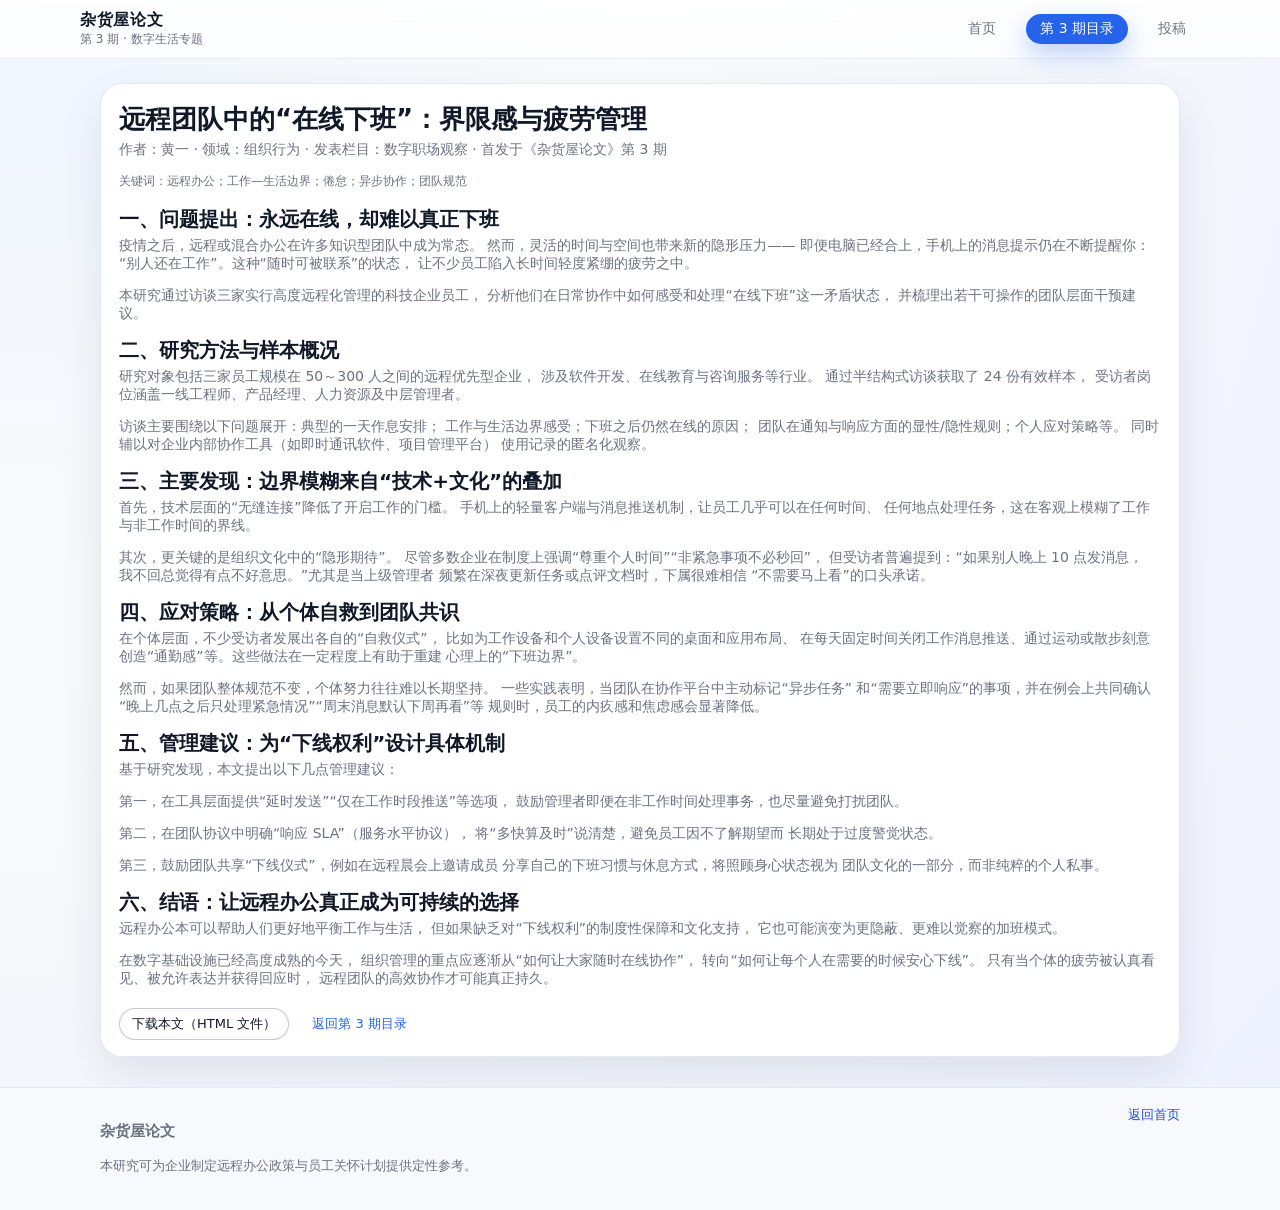
<file: article-v1-3-002.html>
<!DOCTYPE html>
<html lang="zh-CN">
<head>
  <meta charset="UTF-8" />
  <meta name="viewport" content="width=device-width, initial-scale=1.0" />
  <title>远程团队中的“在线下班”：界限感与疲劳管理 - 杂货屋论文</title>
  <link rel="stylesheet" href="styles.css" />
</head>
<body>
  <header class="site-header">
    <div class="container header-inner">
      <div class="logo">
        <span class="logo-main">杂货屋论文</span>
        <span class="logo-sub">第 3 期 · 数字生活专题</span>
      </div>
      <nav class="nav">
        <a href="index.html" class="nav-link">首页</a>
        <a href="issue-3.html" class="nav-link active">第 3 期目录</a>
        <a href="submit.html" class="nav-link">投稿</a>
      </nav>
    </div>
  </header>

  <main class="section">
    <div class="container">
      <article class="submit-card">
        <h1 class="page-title">远程团队中的“在线下班”：界限感与疲劳管理</h1>
        <p class="page-meta">
          作者：黄一 · 领域：组织行为 · 发表栏目：数字职场观察 · 首发于《杂货屋论文》第 3 期
        </p>

        <div class="article-meta" style="margin-top:8px;">
          关键词：远程办公；工作—生活边界；倦怠；异步协作；团队规范
        </div>

        <h2 style="margin-top:16px;">一、问题提出：永远在线，却难以真正下班</h2>
        <p>
          疫情之后，远程或混合办公在许多知识型团队中成为常态。
          然而，灵活的时间与空间也带来新的隐形压力——
          即便电脑已经合上，手机上的消息提示仍在不断提醒你：
          “别人还在工作”。这种“随时可被联系”的状态，
          让不少员工陷入长时间轻度紧绷的疲劳之中。
        </p>

        <p>
          本研究通过访谈三家实行高度远程化管理的科技企业员工，
          分析他们在日常协作中如何感受和处理“在线下班”这一矛盾状态，
          并梳理出若干可操作的团队层面干预建议。
        </p>

        <h2>二、研究方法与样本概况</h2>
        <p>
          研究对象包括三家员工规模在 50～300 人之间的远程优先型企业，
          涉及软件开发、在线教育与咨询服务等行业。
          通过半结构式访谈获取了 24 份有效样本，
          受访者岗位涵盖一线工程师、产品经理、人力资源及中层管理者。
        </p>

        <p>
          访谈主要围绕以下问题展开：典型的一天作息安排；
          工作与生活边界感受；下班之后仍然在线的原因；
          团队在通知与响应方面的显性/隐性规则；个人应对策略等。
          同时辅以对企业内部协作工具（如即时通讯软件、项目管理平台）
          使用记录的匿名化观察。
        </p>

        <h2>三、主要发现：边界模糊来自“技术+文化”的叠加</h2>
        <p>
          首先，技术层面的“无缝连接”降低了开启工作的门槛。
          手机上的轻量客户端与消息推送机制，让员工几乎可以在任何时间、
          任何地点处理任务，这在客观上模糊了工作与非工作时间的界线。
        </p>

        <p>
          其次，更关键的是组织文化中的“隐形期待”。
          尽管多数企业在制度上强调“尊重个人时间”“非紧急事项不必秒回”，
          但受访者普遍提到：“如果别人晚上 10 点发消息，
          我不回总觉得有点不好意思。”尤其是当上级管理者
          频繁在深夜更新任务或点评文档时，下属很难相信
          “不需要马上看”的口头承诺。
        </p>

        <h2>四、应对策略：从个体自救到团队共识</h2>
        <p>
          在个体层面，不少受访者发展出各自的“自救仪式”，
          比如为工作设备和个人设备设置不同的桌面和应用布局、
          在每天固定时间关闭工作消息推送、通过运动或散步刻意
          创造“通勤感”等。这些做法在一定程度上有助于重建
          心理上的“下班边界”。
        </p>

        <p>
          然而，如果团队整体规范不变，个体努力往往难以长期坚持。
          一些实践表明，当团队在协作平台中主动标记“异步任务”
          和“需要立即响应”的事项，并在例会上共同确认
          “晚上几点之后只处理紧急情况”“周末消息默认下周再看”等
          规则时，员工的内疚感和焦虑感会显著降低。
        </p>

        <h2>五、管理建议：为“下线权利”设计具体机制</h2>
        <p>
          基于研究发现，本文提出以下几点管理建议：
        </p>
        <p>
          第一，在工具层面提供“延时发送”“仅在工作时段推送”等选项，
          鼓励管理者即便在非工作时间处理事务，也尽量避免打扰团队。
        </p>
        <p>
          第二，在团队协议中明确“响应 SLA”（服务水平协议），
          将“多快算及时”说清楚，避免员工因不了解期望而
          长期处于过度警觉状态。
        </p>

        <p>
          第三，鼓励团队共享“下线仪式”，例如在远程晨会上邀请成员
          分享自己的下班习惯与休息方式，将照顾身心状态视为
          团队文化的一部分，而非纯粹的个人私事。
        </p>

        <h2>六、结语：让远程办公真正成为可持续的选择</h2>
        <p>
          远程办公本可以帮助人们更好地平衡工作与生活，
          但如果缺乏对“下线权利”的制度性保障和文化支持，
          它也可能演变为更隐蔽、更难以觉察的加班模式。
        </p>

        <p>
          在数字基础设施已经高度成熟的今天，
          组织管理的重点应逐渐从“如何让大家随时在线协作”，
          转向“如何让每个人在需要的时候安心下线”。
          只有当个体的疲劳被认真看见、被允许表达并获得回应时，
          远程团队的高效协作才可能真正持久。
        </p>

        <div style="margin-top:20px;display:flex;gap:10px;flex-wrap:wrap;">
          <a href="article-v1-3-002.html" download class="btn btn-outline btn-sm">下载本文（HTML 文件）</a>
          <a href="issue-3.html" class="btn btn-ghost btn-sm">返回第 3 期目录</a>
        </div>
      </article>
    </div>
  </main>

  <footer class="site-footer">
    <div class="container footer-inner">
      <div>
        <h3>杂货屋论文</h3>
        <p class="footer-text">
          本研究可为企业制定远程办公政策与员工关怀计划提供定性参考。
        </p>
      </div>
      <div class="footer-info">
        <p><a href="index.html" class="text-link">返回首页</a></p>
      </div>
    </div>
  </footer>

  <script src="main.js"></script>
</body>
</html>
</file>
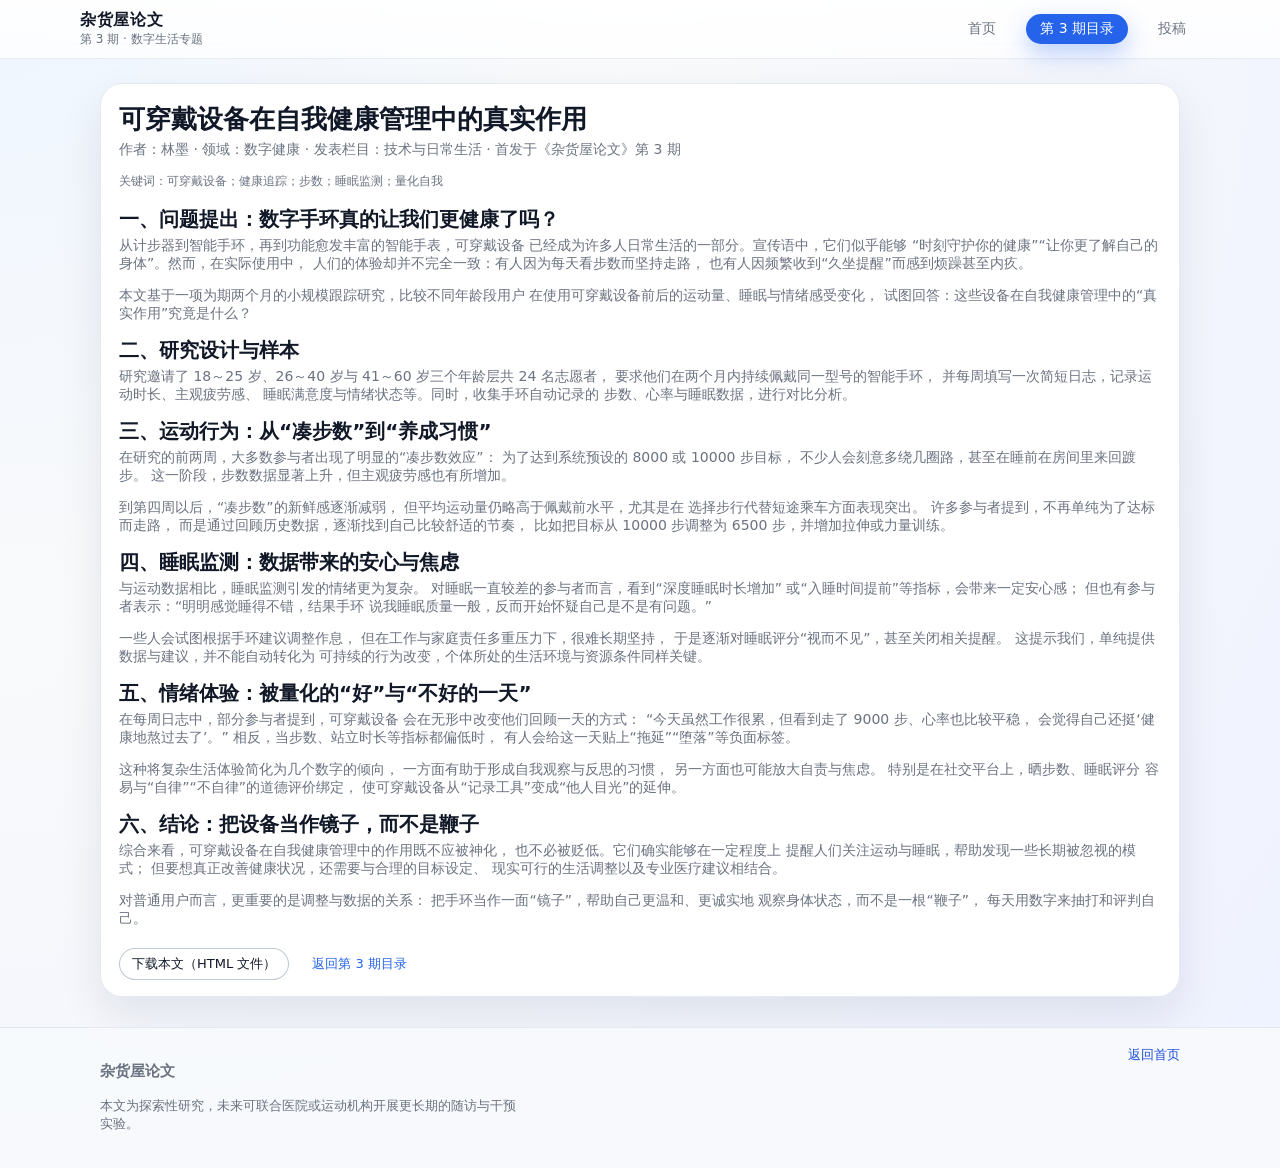
<file: article-v1-3-003.html>
<!DOCTYPE html>
<html lang="zh-CN">
<head>
  <meta charset="UTF-8" />
  <meta name="viewport" content="width=device-width, initial-scale=1.0" />
  <title>可穿戴设备在自我健康管理中的真实作用 - 杂货屋论文</title>
  <link rel="stylesheet" href="styles.css" />
</head>
<body>
  <header class="site-header">
    <div class="container header-inner">
      <div class="logo">
        <span class="logo-main">杂货屋论文</span>
        <span class="logo-sub">第 3 期 · 数字生活专题</span>
      </div>
      <nav class="nav">
        <a href="index.html" class="nav-link">首页</a>
        <a href="issue-3.html" class="nav-link active">第 3 期目录</a>
        <a href="submit.html" class="nav-link">投稿</a>
      </nav>
    </div>
  </header>

  <main class="section">
    <div class="container">
      <article class="submit-card">
        <h1 class="page-title">可穿戴设备在自我健康管理中的真实作用</h1>
        <p class="page-meta">
          作者：林墨 · 领域：数字健康 · 发表栏目：技术与日常生活 · 首发于《杂货屋论文》第 3 期
        </p>

        <div class="article-meta" style="margin-top:8px;">
          关键词：可穿戴设备；健康追踪；步数；睡眠监测；量化自我
        </div>

        <h2 style="margin-top:16px;">一、问题提出：数字手环真的让我们更健康了吗？</h2>
        <p>
          从计步器到智能手环，再到功能愈发丰富的智能手表，可穿戴设备
          已经成为许多人日常生活的一部分。宣传语中，它们似乎能够
          “时刻守护你的健康”“让你更了解自己的身体”。然而，在实际使用中，
          人们的体验却并不完全一致：有人因为每天看步数而坚持走路，
          也有人因频繁收到“久坐提醒”而感到烦躁甚至内疚。
        </p>

        <p>
          本文基于一项为期两个月的小规模跟踪研究，比较不同年龄段用户
          在使用可穿戴设备前后的运动量、睡眠与情绪感受变化，
          试图回答：这些设备在自我健康管理中的“真实作用”究竟是什么？
        </p>

        <h2>二、研究设计与样本</h2>
        <p>
          研究邀请了 18～25 岁、26～40 岁与 41～60 岁三个年龄层共 24 名志愿者，
          要求他们在两个月内持续佩戴同一型号的智能手环，
          并每周填写一次简短日志，记录运动时长、主观疲劳感、
          睡眠满意度与情绪状态等。同时，收集手环自动记录的
          步数、心率与睡眠数据，进行对比分析。
        </p>

        <h2>三、运动行为：从“凑步数”到“养成习惯”</h2>
        <p>
          在研究的前两周，大多数参与者出现了明显的“凑步数效应”：
          为了达到系统预设的 8000 或 10000 步目标，
          不少人会刻意多绕几圈路，甚至在睡前在房间里来回踱步。
          这一阶段，步数数据显著上升，但主观疲劳感也有所增加。
        </p>

        <p>
          到第四周以后，“凑步数”的新鲜感逐渐减弱，
          但平均运动量仍略高于佩戴前水平，尤其是在
          选择步行代替短途乘车方面表现突出。
          许多参与者提到，不再单纯为了达标而走路，
          而是通过回顾历史数据，逐渐找到自己比较舒适的节奏，
          比如把目标从 10000 步调整为 6500 步，并增加拉伸或力量训练。
        </p>

        <h2>四、睡眠监测：数据带来的安心与焦虑</h2>
        <p>
          与运动数据相比，睡眠监测引发的情绪更为复杂。
          对睡眠一直较差的参与者而言，看到“深度睡眠时长增加”
          或“入睡时间提前”等指标，会带来一定安心感；
          但也有参与者表示：“明明感觉睡得不错，结果手环
          说我睡眠质量一般，反而开始怀疑自己是不是有问题。”
        </p>

        <p>
          一些人会试图根据手环建议调整作息，
          但在工作与家庭责任多重压力下，很难长期坚持，
          于是逐渐对睡眠评分“视而不见”，甚至关闭相关提醒。
          这提示我们，单纯提供数据与建议，并不能自动转化为
          可持续的行为改变，个体所处的生活环境与资源条件同样关键。
        </p>

        <h2>五、情绪体验：被量化的“好”与“不好的一天”</h2>
        <p>
          在每周日志中，部分参与者提到，可穿戴设备
          会在无形中改变他们回顾一天的方式：
          “今天虽然工作很累，但看到走了 9000 步、心率也比较平稳，
          会觉得自己还挺‘健康地熬过去了’。”
          相反，当步数、站立时长等指标都偏低时，
          有人会给这一天贴上“拖延”“堕落”等负面标签。
        </p>

        <p>
          这种将复杂生活体验简化为几个数字的倾向，
          一方面有助于形成自我观察与反思的习惯，
          另一方面也可能放大自责与焦虑。
          特别是在社交平台上，晒步数、睡眠评分
          容易与“自律”“不自律”的道德评价绑定，
          使可穿戴设备从“记录工具”变成“他人目光”的延伸。
        </p>

        <h2>六、结论：把设备当作镜子，而不是鞭子</h2>
        <p>
          综合来看，可穿戴设备在自我健康管理中的作用既不应被神化，
          也不必被贬低。它们确实能够在一定程度上
          提醒人们关注运动与睡眠，帮助发现一些长期被忽视的模式；
          但要想真正改善健康状况，还需要与合理的目标设定、
          现实可行的生活调整以及专业医疗建议相结合。
        </p>

        <p>
          对普通用户而言，更重要的是调整与数据的关系：
          把手环当作一面“镜子”，帮助自己更温和、更诚实地
          观察身体状态，而不是一根“鞭子”，
          每天用数字来抽打和评判自己。
        </p>

        <div style="margin-top:20px;display:flex;gap:10px;flex-wrap:wrap;">
          <a href="article-v1-3-003.html" download class="btn btn-outline btn-sm">下载本文（HTML 文件）</a>
          <a href="issue-3.html" class="btn btn-ghost btn-sm">返回第 3 期目录</a>
        </div>
      </article>
    </div>
  </main>

  <footer class="site-footer">
    <div class="container footer-inner">
      <div>
        <h3>杂货屋论文</h3>
        <p class="footer-text">
          本文为探索性研究，未来可联合医院或运动机构开展更长期的随访与干预实验。
        </p>
      </div>
      <div class="footer-info">
        <p><a href="index.html" class="text-link">返回首页</a></p>
      </div>
    </div>
  </footer>

  <script src="main.js"></script>
</body>
</html>
</file>
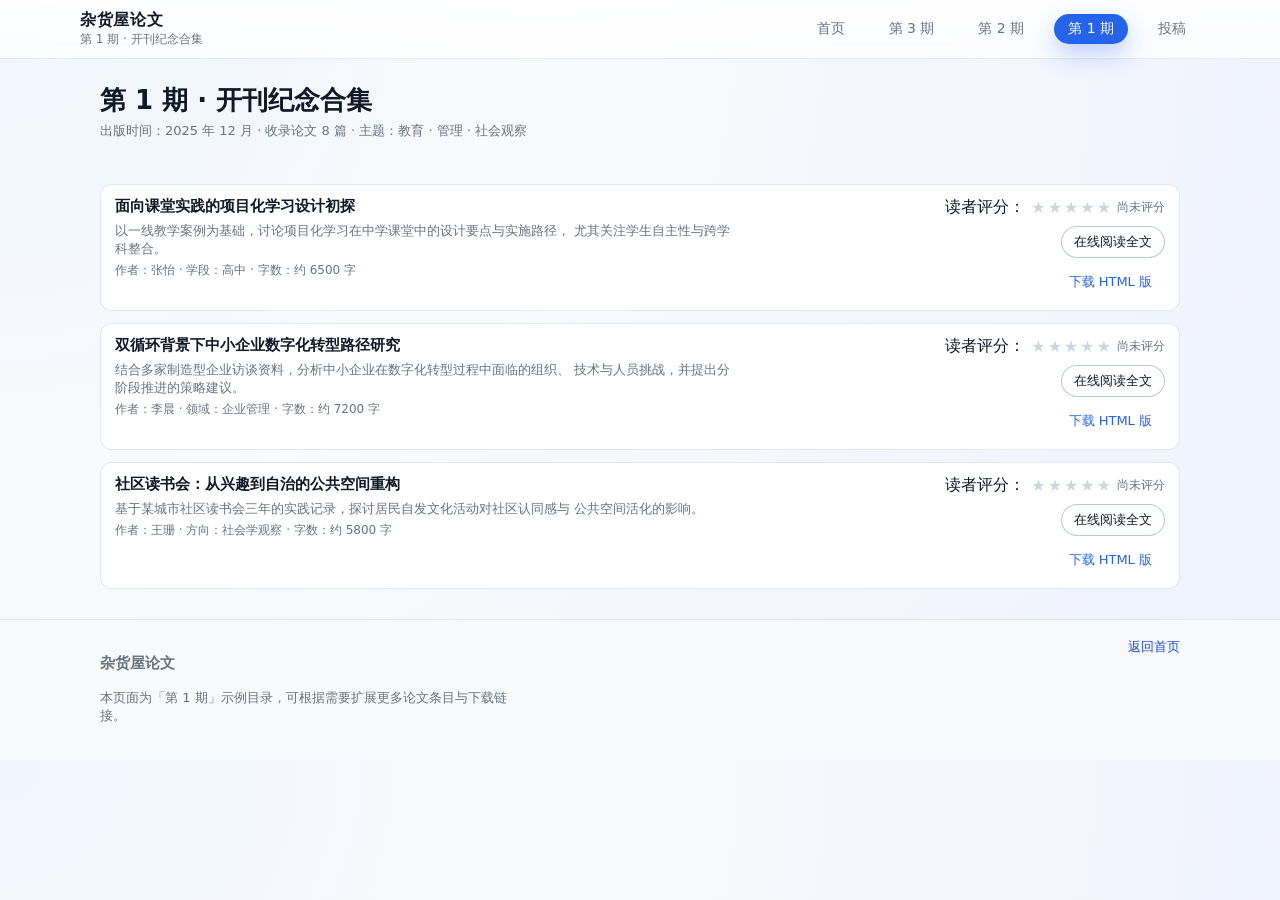
<file: issue-1.html>
<!DOCTYPE html>
<html lang="zh-CN">
<head>
  <meta charset="UTF-8" />
  <meta name="viewport" content="width=device-width, initial-scale=1.0" />
  <title>杂货屋论文 - 第 1 期 · 开刊纪念合集</title>
  <link rel="stylesheet" href="styles.css" />
</head>
<body>
  <header class="site-header">
    <div class="container header-inner">
      <div class="logo">
        <span class="logo-main">杂货屋论文</span>
        <span class="logo-sub">第 1 期 · 开刊纪念合集</span>
      </div>
      <nav class="nav">
        <a href="index.html" class="nav-link">首页</a>
        <a href="issue-3.html" class="nav-link">第 3 期</a>
        <a href="issue-2.html" class="nav-link">第 2 期</a>
        <a href="issue-1.html" class="nav-link active">第 1 期</a>
        <a href="submit.html" class="nav-link">投稿</a>
      </nav>
    </div>
  </header>

  <main>
    <section class="page-header">
      <div class="container">
        <h1 class="page-title">第 1 期 · 开刊纪念合集</h1>
        <p class="page-meta">
          出版时间：2025 年 12 月 · 收录论文 8 篇 · 主题：教育 · 管理 · 社会观察
        </p>
      </div>
    </section>

    <section class="section">
      <div class="container">
        <div class="article-list">
          <article class="article-card">
            <div class="article-main">
              <h3>面向课堂实践的项目化学习设计初探</h3>
              <p>
                以一线教学案例为基础，讨论项目化学习在中学课堂中的设计要点与实施路径，
                尤其关注学生自主性与跨学科整合。
              </p>
              <div class="article-meta">
                作者：张怡 · 学段：高中 · 字数：约 6500 字
              </div>
            </div>
            <div class="article-actions">
              <div class="rating" data-article-id="v1-1-001">
                <span class="rating-label">读者评分：</span>
                <div class="star-group">
                  <span class="star" data-value="1">★</span>
                  <span class="star" data-value="2">★</span>
                  <span class="star" data-value="3">★</span>
                  <span class="star" data-value="4">★</span>
                  <span class="star" data-value="5">★</span>
                </div>
                <span class="rating-value">尚未评分</span>
              </div>
              <a href="article-v1-1-001.html" class="btn btn-outline btn-sm">在线阅读全文</a>
              <a href="article-v1-1-001.html" class="btn btn-ghost btn-sm" download>下载 HTML 版</a>
            </div>
          </article>

          <article class="article-card">
            <div class="article-main">
              <h3>双循环背景下中小企业数字化转型路径研究</h3>
              <p>
                结合多家制造型企业访谈资料，分析中小企业在数字化转型过程中面临的组织、
                技术与人员挑战，并提出分阶段推进的策略建议。
              </p>
              <div class="article-meta">
                作者：李晨 · 领域：企业管理 · 字数：约 7200 字
              </div>
            </div>
            <div class="article-actions">
              <div class="rating" data-article-id="v1-1-002">
                <span class="rating-label">读者评分：</span>
                <div class="star-group">
                  <span class="star" data-value="1">★</span>
                  <span class="star" data-value="2">★</span>
                  <span class="star" data-value="3">★</span>
                  <span class="star" data-value="4">★</span>
                  <span class="star" data-value="5">★</span>
                </div>
                <span class="rating-value">尚未评分</span>
              </div>
              <a href="article-v1-1-002.html" class="btn btn-outline btn-sm">在线阅读全文</a>
              <a href="article-v1-1-002.html" class="btn btn-ghost btn-sm" download>下载 HTML 版</a>
            </div>
          </article>

          <article class="article-card">
            <div class="article-main">
              <h3>社区读书会：从兴趣到自治的公共空间重构</h3>
              <p>
                基于某城市社区读书会三年的实践记录，探讨居民自发文化活动对社区认同感与
                公共空间活化的影响。
              </p>
              <div class="article-meta">
                作者：王珊 · 方向：社会学观察 · 字数：约 5800 字
              </div>
            </div>
            <div class="article-actions">
              <div class="rating" data-article-id="v1-1-003">
                <span class="rating-label">读者评分：</span>
                <div class="star-group">
                  <span class="star" data-value="1">★</span>
                  <span class="star" data-value="2">★</span>
                  <span class="star" data-value="3">★</span>
                  <span class="star" data-value="4">★</span>
                  <span class="star" data-value="5">★</span>
                </div>
                <span class="rating-value">尚未评分</span>
              </div>
              <a href="article-v1-1-003.html" class="btn btn-outline btn-sm">在线阅读全文</a>
              <a href="article-v1-1-003.html" class="btn btn-ghost btn-sm" download>下载 HTML 版</a>
            </div>
          </article>
        </div>
      </div>
    </section>
  </main>

  <footer class="site-footer">
    <div class="container footer-inner">
      <div>
        <h3>杂货屋论文</h3>
        <p class="footer-text">
          本页面为「第 1 期」示例目录，可根据需要扩展更多论文条目与下载链接。
        </p>
      </div>
      <div class="footer-info">
        <p><a href="index.html" class="text-link">返回首页</a></p>
      </div>
    </div>
  </footer>

  <script src="main.js"></script>
</body>
</html>
</file>
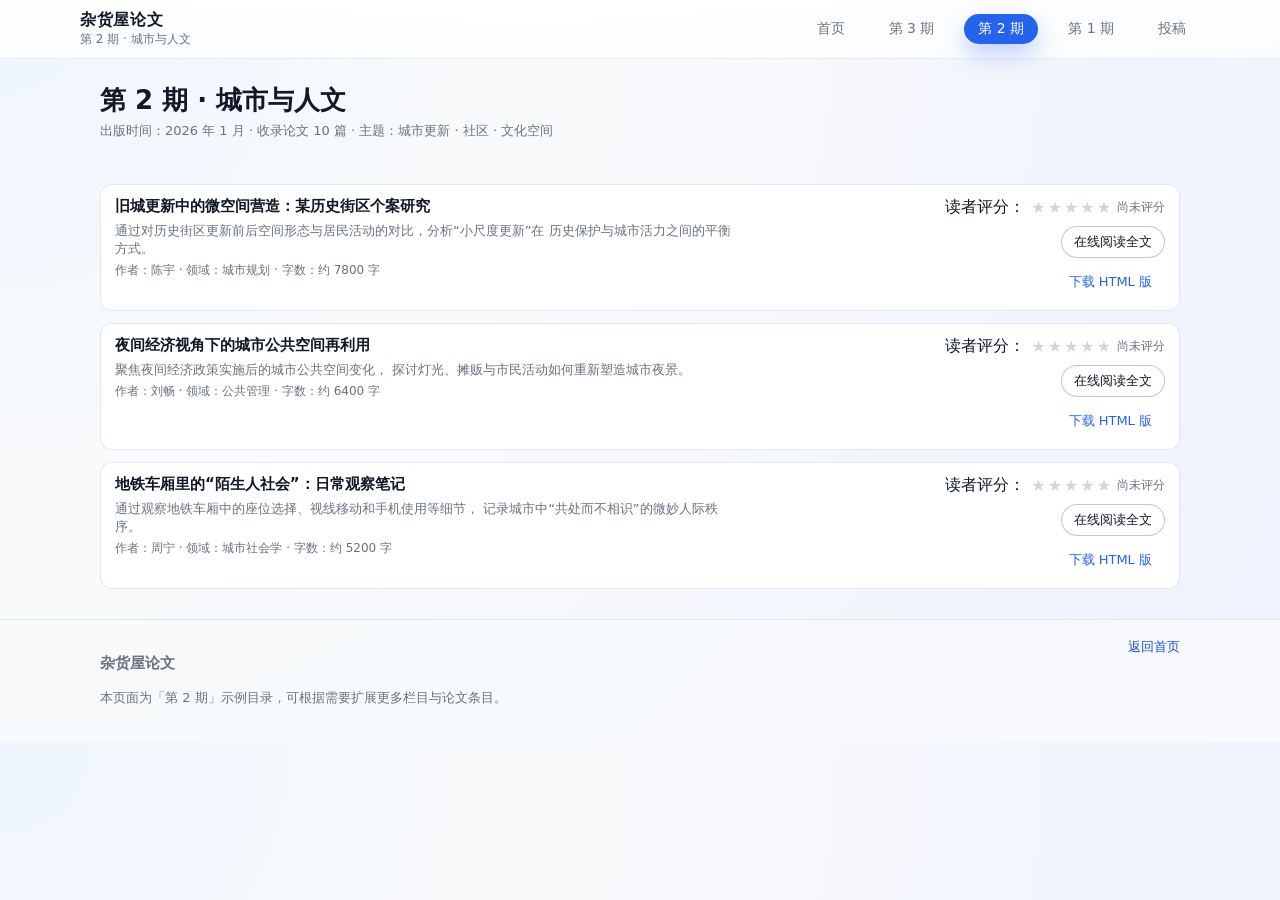
<file: issue-2.html>
<!DOCTYPE html>
<html lang="zh-CN">
<head>
  <meta charset="UTF-8" />
  <meta name="viewport" content="width=device-width, initial-scale=1.0" />
  <title>杂货屋论文 - 第 2 期 · 城市与人文</title>
  <link rel="stylesheet" href="styles.css" />
</head>
<body>
  <header class="site-header">
    <div class="container header-inner">
      <div class="logo">
        <span class="logo-main">杂货屋论文</span>
        <span class="logo-sub">第 2 期 · 城市与人文</span>
      </div>
      <nav class="nav">
        <a href="index.html" class="nav-link">首页</a>
        <a href="issue-3.html" class="nav-link">第 3 期</a>
        <a href="issue-2.html" class="nav-link active">第 2 期</a>
        <a href="issue-1.html" class="nav-link">第 1 期</a>
        <a href="submit.html" class="nav-link">投稿</a>
      </nav>
    </div>
  </header>

  <main>
    <section class="page-header">
      <div class="container">
        <h1 class="page-title">第 2 期 · 城市与人文</h1>
        <p class="page-meta">
          出版时间：2026 年 1 月 · 收录论文 10 篇 · 主题：城市更新 · 社区 · 文化空间
        </p>
      </div>
    </section>

    <section class="section">
      <div class="container">
        <div class="article-list">
          <article class="article-card">
            <div class="article-main">
              <h3>旧城更新中的微空间营造：某历史街区个案研究</h3>
              <p>
                通过对历史街区更新前后空间形态与居民活动的对比，分析“小尺度更新”在
                历史保护与城市活力之间的平衡方式。
              </p>
              <div class="article-meta">
                作者：陈宇 · 领域：城市规划 · 字数：约 7800 字
              </div>
            </div>
            <div class="article-actions">
              <div class="rating" data-article-id="v1-2-001">
                <span class="rating-label">读者评分：</span>
                <div class="star-group">
                  <span class="star" data-value="1">★</span>
                  <span class="star" data-value="2">★</span>
                  <span class="star" data-value="3">★</span>
                  <span class="star" data-value="4">★</span>
                  <span class="star" data-value="5">★</span>
                </div>
                <span class="rating-value">尚未评分</span>
              </div>
              <a href="article-v1-2-001.html" class="btn btn-outline btn-sm">在线阅读全文</a>
              <a href="article-v1-2-001.html" class="btn btn-ghost btn-sm" download>下载 HTML 版</a>
            </div>
          </article>

          <article class="article-card">
            <div class="article-main">
              <h3>夜间经济视角下的城市公共空间再利用</h3>
              <p>
                聚焦夜间经济政策实施后的城市公共空间变化，
                探讨灯光、摊贩与市民活动如何重新塑造城市夜景。
              </p>
              <div class="article-meta">
                作者：刘畅 · 领域：公共管理 · 字数：约 6400 字
              </div>
            </div>
            <div class="article-actions">
              <div class="rating" data-article-id="v1-2-002">
                <span class="rating-label">读者评分：</span>
                <div class="star-group">
                  <span class="star" data-value="1">★</span>
                  <span class="star" data-value="2">★</span>
                  <span class="star" data-value="3">★</span>
                  <span class="star" data-value="4">★</span>
                  <span class="star" data-value="5">★</span>
                </div>
                <span class="rating-value">尚未评分</span>
              </div>
              <a href="article-v1-2-002.html" class="btn btn-outline btn-sm">在线阅读全文</a>
              <a href="article-v1-2-002.html" class="btn btn-ghost btn-sm" download>下载 HTML 版</a>
            </div>
          </article>

          <article class="article-card">
            <div class="article-main">
              <h3>地铁车厢里的“陌生人社会”：日常观察笔记</h3>
              <p>
                通过观察地铁车厢中的座位选择、视线移动和手机使用等细节，
                记录城市中“共处而不相识”的微妙人际秩序。
              </p>
              <div class="article-meta">
                作者：周宁 · 领域：城市社会学 · 字数：约 5200 字
              </div>
            </div>
            <div class="article-actions">
              <div class="rating" data-article-id="v1-2-003">
                <span class="rating-label">读者评分：</span>
                <div class="star-group">
                  <span class="star" data-value="1">★</span>
                  <span class="star" data-value="2">★</span>
                  <span class="star" data-value="3">★</span>
                  <span class="star" data-value="4">★</span>
                  <span class="star" data-value="5">★</span>
                </div>
                <span class="rating-value">尚未评分</span>
              </div>
              <a href="article-v1-2-003.html" class="btn btn-outline btn-sm">在线阅读全文</a>
              <a href="article-v1-2-003.html" class="btn btn-ghost btn-sm" download>下载 HTML 版</a>
            </div>
          </article>
        </div>
      </div>
    </section>
  </main>

  <footer class="site-footer">
    <div class="container footer-inner">
      <div>
        <h3>杂货屋论文</h3>
        <p class="footer-text">
          本页面为「第 2 期」示例目录，可根据需要扩展更多栏目与论文条目。
        </p>
      </div>
      <div class="footer-info">
        <p><a href="index.html" class="text-link">返回首页</a></p>
      </div>
    </div>
  </footer>

  <script src="main.js"></script>
</body>
</html>
</file>
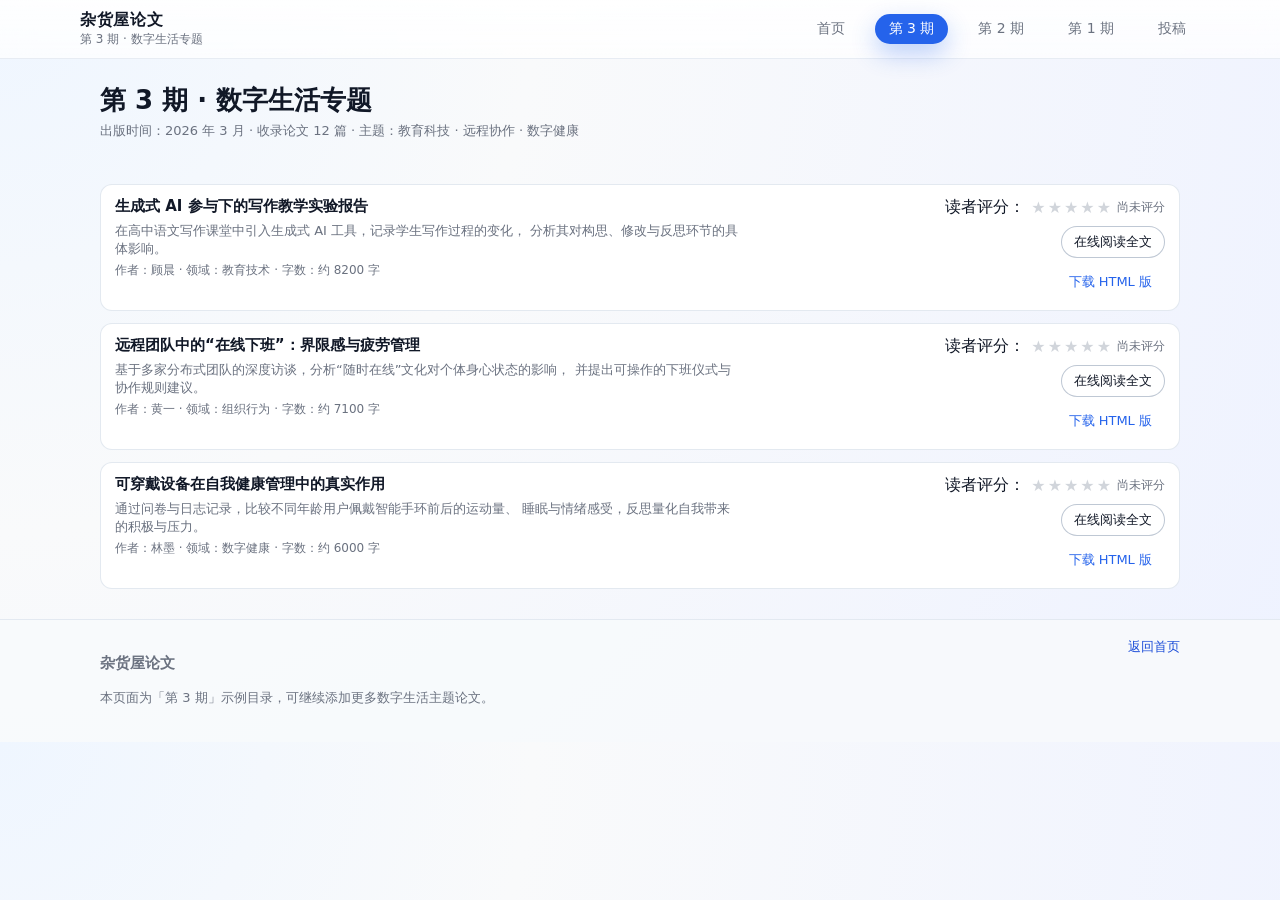
<file: issue-3.html>
<!DOCTYPE html>
<html lang="zh-CN">
<head>
  <meta charset="UTF-8" />
  <meta name="viewport" content="width=device-width, initial-scale=1.0" />
  <title>杂货屋论文 - 第 3 期 · 数字生活专题</title>
  <link rel="stylesheet" href="styles.css" />
</head>
<body>
  <header class="site-header">
    <div class="container header-inner">
      <div class="logo">
        <span class="logo-main">杂货屋论文</span>
        <span class="logo-sub">第 3 期 · 数字生活专题</span>
      </div>
      <nav class="nav">
        <a href="index.html" class="nav-link">首页</a>
        <a href="issue-3.html" class="nav-link active">第 3 期</a>
        <a href="issue-2.html" class="nav-link">第 2 期</a>
        <a href="issue-1.html" class="nav-link">第 1 期</a>
        <a href="submit.html" class="nav-link">投稿</a>
      </nav>
    </div>
  </header>

  <main>
    <section class="page-header">
      <div class="container">
        <h1 class="page-title">第 3 期 · 数字生活专题</h1>
        <p class="page-meta">
          出版时间：2026 年 3 月 · 收录论文 12 篇 · 主题：教育科技 · 远程协作 · 数字健康
        </p>
      </div>
    </section>

    <section class="section">
      <div class="container">
        <div class="article-list">
          <article class="article-card">
            <div class="article-main">
              <h3>生成式 AI 参与下的写作教学实验报告</h3>
              <p>
                在高中语文写作课堂中引入生成式 AI 工具，记录学生写作过程的变化，
                分析其对构思、修改与反思环节的具体影响。
              </p>
              <div class="article-meta">
                作者：顾晨 · 领域：教育技术 · 字数：约 8200 字
              </div>
            </div>
            <div class="article-actions">
              <div class="rating" data-article-id="v1-3-001">
                <span class="rating-label">读者评分：</span>
                <div class="star-group">
                  <span class="star" data-value="1">★</span>
                  <span class="star" data-value="2">★</span>
                  <span class="star" data-value="3">★</span>
                  <span class="star" data-value="4">★</span>
                  <span class="star" data-value="5">★</span>
                </div>
                <span class="rating-value">尚未评分</span>
              </div>
              <a href="article-v1-3-001.html" class="btn btn-outline btn-sm">在线阅读全文</a>
              <a href="article-v1-3-001.html" class="btn btn-ghost btn-sm" download>下载 HTML 版</a>
            </div>
          </article>

          <article class="article-card">
            <div class="article-main">
              <h3>远程团队中的“在线下班”：界限感与疲劳管理</h3>
              <p>
                基于多家分布式团队的深度访谈，分析“随时在线”文化对个体身心状态的影响，
                并提出可操作的下班仪式与协作规则建议。
              </p>
              <div class="article-meta">
                作者：黄一 · 领域：组织行为 · 字数：约 7100 字
              </div>
            </div>
            <div class="article-actions">
              <div class="rating" data-article-id="v1-3-002">
                <span class="rating-label">读者评分：</span>
                <div class="star-group">
                  <span class="star" data-value="1">★</span>
                  <span class="star" data-value="2">★</span>
                  <span class="star" data-value="3">★</span>
                  <span class="star" data-value="4">★</span>
                  <span class="star" data-value="5">★</span>
                </div>
                <span class="rating-value">尚未评分</span>
              </div>
              <a href="article-v1-3-002.html" class="btn btn-outline btn-sm">在线阅读全文</a>
              <a href="article-v1-3-002.html" class="btn btn-ghost btn-sm" download>下载 HTML 版</a>
            </div>
          </article>

          <article class="article-card">
            <div class="article-main">
              <h3>可穿戴设备在自我健康管理中的真实作用</h3>
              <p>
                通过问卷与日志记录，比较不同年龄用户佩戴智能手环前后的运动量、
                睡眠与情绪感受，反思量化自我带来的积极与压力。
              </p>
              <div class="article-meta">
                作者：林墨 · 领域：数字健康 · 字数：约 6000 字
              </div>
            </div>
            <div class="article-actions">
              <div class="rating" data-article-id="v1-3-003">
                <span class="rating-label">读者评分：</span>
                <div class="star-group">
                  <span class="star" data-value="1">★</span>
                  <span class="star" data-value="2">★</span>
                  <span class="star" data-value="3">★</span>
                  <span class="star" data-value="4">★</span>
                  <span class="star" data-value="5">★</span>
                </div>
                <span class="rating-value">尚未评分</span>
              </div>
              <a href="article-v1-3-003.html" class="btn btn-outline btn-sm">在线阅读全文</a>
              <a href="article-v1-3-003.html" class="btn btn-ghost btn-sm" download>下载 HTML 版</a>
            </div>
          </article>
        </div>
      </div>
    </section>
  </main>

  <footer class="site-footer">
    <div class="container footer-inner">
      <div>
        <h3>杂货屋论文</h3>
        <p class="footer-text">
          本页面为「第 3 期」示例目录，可继续添加更多数字生活主题论文。
        </p>
      </div>
      <div class="footer-info">
        <p><a href="index.html" class="text-link">返回首页</a></p>
      </div>
    </div>
  </footer>

  <script src="main.js"></script>
</body>
</html>
</file>
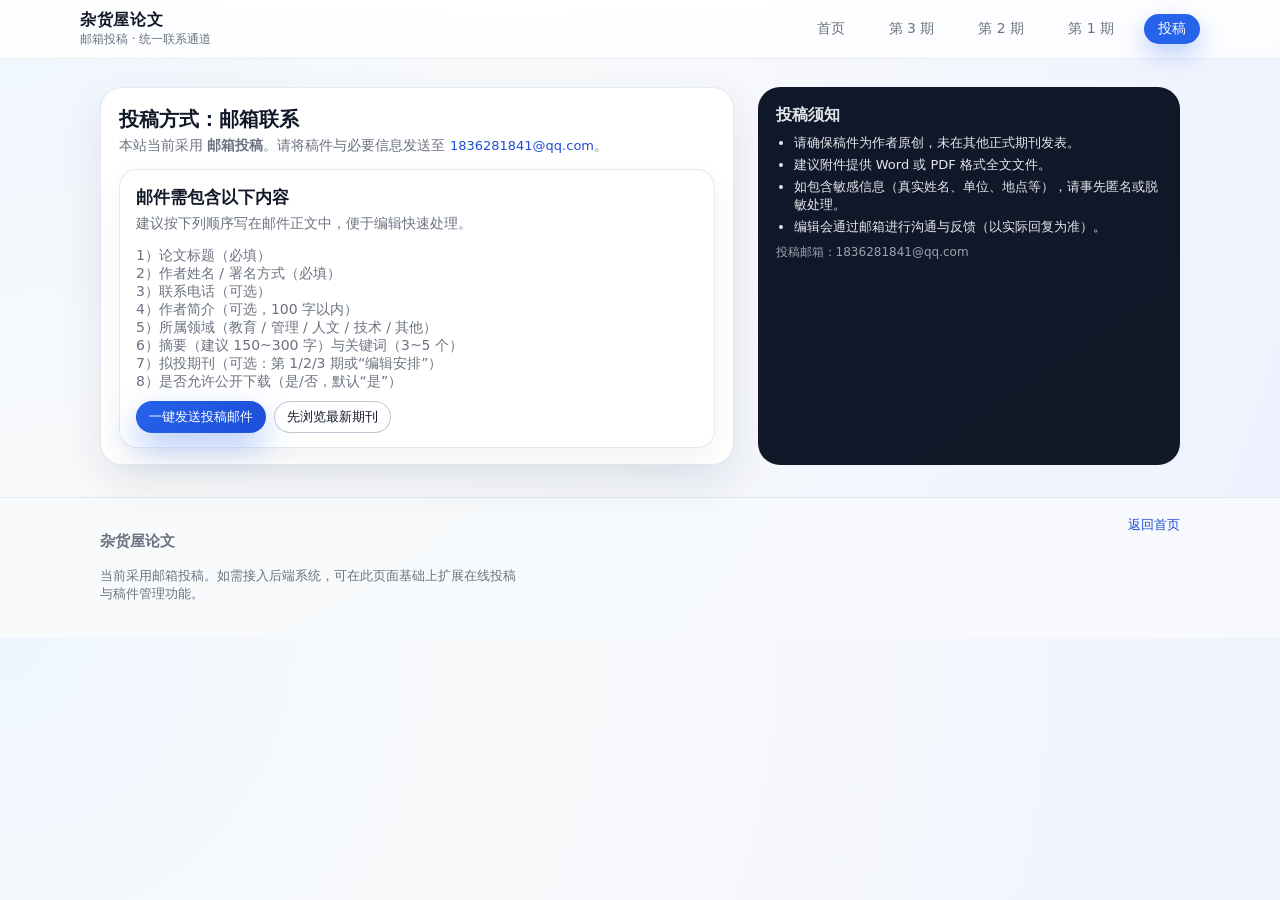
<file: submit.html>
<!DOCTYPE html>
<html lang="zh-CN">
<head>
  <meta charset="UTF-8" />
  <meta name="viewport" content="width=device-width, initial-scale=1.0" />
  <title>杂货屋论文 - 邮箱投稿</title>
  <link rel="stylesheet" href="styles.css" />
</head>
<body>
  <header class="site-header">
    <div class="container header-inner">
      <div class="logo">
        <span class="logo-main">杂货屋论文</span>
        <span class="logo-sub">邮箱投稿 · 统一联系通道</span>
      </div>
      <nav class="nav">
        <a href="index.html" class="nav-link">首页</a>
        <a href="issue-3.html" class="nav-link">第 3 期</a>
        <a href="issue-2.html" class="nav-link">第 2 期</a>
        <a href="issue-1.html" class="nav-link">第 1 期</a>
        <a href="submit.html" class="nav-link active">投稿</a>
      </nav>
    </div>
  </header>

  <main class="submit-layout">
    <div class="container submit-grid">
      <section class="submit-card">
        <h2>投稿方式：邮箱联系</h2>
        <p>
          本站当前采用 <strong>邮箱投稿</strong>。请将稿件与必要信息发送至
          <a class="text-link" href="mailto:1836281841@qq.com?subject=%E3%80%90%E6%9D%82%E8%B4%A7%E5%B1%8B%E8%AE%BA%E6%96%87%E3%80%91%E6%8A%95%E7%A8%BF%20-%20%E8%AF%B7%E5%A1%AB%E5%86%99%E6%A0%87%E9%A2%98">1836281841@qq.com</a>。
        </p>

        <div class="issue-card" style="margin-top:14px;">
          <h3>邮件需包含以下内容</h3>
          <p class="issue-meta">建议按下列顺序写在邮件正文中，便于编辑快速处理。</p>
          <p class="issue-desc" style="margin-bottom:10px;">
            1）论文标题（必填）<br/>
            2）作者姓名 / 署名方式（必填）<br/>
            3）联系电话（可选）<br/>
            4）作者简介（可选，100 字以内）<br/>
            5）所属领域（教育 / 管理 / 人文 / 技术 / 其他）<br/>
            6）摘要（建议 150~300 字）与关键词（3~5 个）<br/>
            7）拟投期刊（可选：第 1/2/3 期或“编辑安排”）<br/>
            8）是否允许公开下载（是/否，默认“是”）
          </p>

          <div class="issue-actions">
            <a class="btn btn-primary btn-sm"
               href="mailto:1836281841@qq.com?subject=%E3%80%90%E6%9D%82%E8%B4%A7%E5%B1%8B%E8%AE%BA%E6%96%87%E3%80%91%E6%8A%95%E7%A8%BF%20-%20%E8%AF%B7%E5%A1%AB%E5%86%99%E6%A0%87%E9%A2%98&body=%E8%AE%BA%E6%96%87%E6%A0%87%E9%A2%98%EF%BC%9A%0A%E4%BD%9C%E8%80%85%E5%A7%93%E5%90%8D%EF%BC%9A%0A%E8%81%94%E7%B3%BB%E7%94%B5%E8%AF%9D%EF%BC%88%E5%8F%AF%E9%80%89%EF%BC%89%EF%BC%9A%0A%E6%89%80%E5%B1%9E%E9%A2%86%E5%9F%9F%EF%BC%9A%0A%E6%91%98%E8%A6%81%EF%BC%9A%0A%E5%85%B3%E9%94%AE%E8%AF%8D%EF%BC%9A%0A%E6%8B%9F%E6%8A%95%E6%9C%9F%E5%88%8A%EF%BC%88%E5%8F%AF%E9%80%89%EF%BC%89%EF%BC%9A%0A%E6%98%AF%E5%90%A6%E5%85%81%E8%AE%B8%E5%85%AC%E5%BC%80%E4%B8%8B%E8%BD%BD%EF%BC%9A%0A%0A%E9%99%84%E4%BB%B6%EF%BC%9A%E8%AF%B7%E9%99%84%E4%B8%8A%20Word%20%E6%88%96%20PDF%20%E5%85%A8%E6%96%87%E6%96%87%E4%BB%B6%E3%80%82">
              一键发送投稿邮件
            </a>
            <a class="btn btn-outline btn-sm" href="issue-3.html">先浏览最新期刊</a>
          </div>
        </div>
      </section>

      <aside class="submit-hint-card">
        <h3>投稿须知</h3>
        <ul>
          <li>请确保稿件为作者原创，未在其他正式期刊发表。</li>
          <li>建议附件提供 Word 或 PDF 格式全文文件。</li>
          <li>如包含敏感信息（真实姓名、单位、地点等），请事先匿名或脱敏处理。</li>
          <li>编辑会通过邮箱进行沟通与反馈（以实际回复为准）。</li>
        </ul>
        <p>
          投稿邮箱：1836281841@qq.com
        </p>
      </aside>
    </div>
  </main>

  <footer class="site-footer">
    <div class="container footer-inner">
      <div>
        <h3>杂货屋论文</h3>
        <p class="footer-text">
          当前采用邮箱投稿。如需接入后端系统，可在此页面基础上扩展在线投稿与稿件管理功能。
        </p>
      </div>
      <div class="footer-info">
        <p><a href="index.html" class="text-link">返回首页</a></p>
      </div>
    </div>
  </footer>

  <script src="main.js"></script>
</body>
</html>
</file>
<file: styles.css>
:root {
  --bg: #f6f7fb;
  --bg-alt: #ffffff;
  --primary: #2563eb;
  --primary-soft: #e0edff;
  --primary-dark: #1d4ed8;
  --text: #111827;
  --text-muted: #6b7280;
  --border: #e5e7eb;
  --shadow-soft: 0 18px 45px rgba(15, 23, 42, 0.09);
  --radius-lg: 18px;
  --radius-md: 12px;
  --radius-pill: 999px;
}

*,
*::before,
*::after {
  box-sizing: border-box;
}

body {
  margin: 0;
  font-family: system-ui, -apple-system, BlinkMacSystemFont, "SF Pro Text",
    "PingFang SC", "Hiragino Sans GB", "Microsoft YaHei", sans-serif;
  color: var(--text);
  background: radial-gradient(circle at top left, #eff6ff, #f9fafb 36%, #eef2ff);
  -webkit-font-smoothing: antialiased;
}

a {
  color: inherit;
  text-decoration: none;
}

.container {
  width: 100%;
  max-width: 1120px;
  margin: 0 auto;
  padding: 0 20px;
}

/* Header */
.site-header {
  position: sticky;
  top: 0;
  z-index: 40;
  backdrop-filter: blur(14px);
  background: linear-gradient(
    to bottom,
    rgba(255, 255, 255, 0.9),
    rgba(255, 255, 255, 0.72)
  );
  border-bottom: 1px solid rgba(226, 232, 240, 0.8);
}

.header-inner {
  display: flex;
  align-items: center;
  justify-content: space-between;
  padding: 10px 0;
}

.logo {
  display: flex;
  flex-direction: column;
}

.logo-main {
  font-weight: 700;
  letter-spacing: 0.04em;
}

.logo-sub {
  font-size: 12px;
  color: var(--text-muted);
}

.nav {
  display: flex;
  gap: 16px;
  font-size: 14px;
}

.nav-link {
  padding: 6px 14px;
  border-radius: var(--radius-pill);
  color: var(--text-muted);
  transition: all 0.18s ease;
}

.nav-link:hover {
  background: var(--primary-soft);
  color: var(--primary-dark);
}

.nav-link.active {
  background: var(--primary);
  color: #ffffff;
  box-shadow: 0 10px 25px rgba(37, 99, 235, 0.3);
}

/* Hero */
.hero {
  padding: 40px 0 32px;
}

.hero-inner {
  display: grid;
  grid-template-columns: 3fr 2fr;
  gap: 40px;
  align-items: center;
}

.hero-text h1 {
  font-size: 38px;
  margin: 0 0 12px;
  letter-spacing: 0.03em;
}

.hero-text p {
  margin: 0 0 20px;
  color: var(--text-muted);
  line-height: 1.7;
}

.hero-actions {
  display: flex;
  gap: 12px;
}

.hero-panel {
  background: rgba(255, 255, 255, 0.92);
  border-radius: 24px;
  padding: 22px 24px;
  box-shadow: var(--shadow-soft);
  display: grid;
  gap: 14px;
}

.hero-stat {
  display: flex;
  flex-direction: column;
  gap: 4px;
}

.stat-number {
  font-size: 26px;
  font-weight: 700;
}

.stat-label {
  font-size: 13px;
  color: var(--text-muted);
}

/* Sections */
.section {
  padding: 24px 0 18px;
}

.section-alt {
  background: rgba(255, 255, 255, 0.9);
}

.section-header {
  text-align: left;
  margin-bottom: 18px;
}

.section-header h2 {
  margin: 0 0 4px;
  font-size: 22px;
}

.section-header p {
  margin: 0;
  color: var(--text-muted);
  font-size: 14px;
}

/* Issue cards */
.issue-grid {
  display: grid;
  grid-template-columns: repeat(auto-fit, minmax(260px, 1fr));
  gap: 16px;
}

.issue-card {
  background: #ffffff;
  border-radius: var(--radius-lg);
  padding: 16px 16px 14px;
  border: 1px solid rgba(226, 232, 240, 0.9);
  box-shadow: 0 12px 30px rgba(15, 23, 42, 0.05);
  position: relative;
}

.issue-card h3 {
  margin: 0 0 6px;
  font-size: 17px;
}

.issue-meta {
  margin: 0 0 8px;
  font-size: 13px;
  color: var(--text-muted);
}

.issue-desc {
  margin: 0 0 10px;
  font-size: 14px;
  color: var(--text-muted);
}

.issue-badge {
  position: absolute;
  top: 12px;
  right: 14px;
  background: linear-gradient(135deg, #22c55e, #16a34a);
  color: #ffffff;
  font-size: 11px;
  padding: 3px 10px;
  border-radius: var(--radius-pill);
  box-shadow: 0 10px 22px rgba(22, 163, 74, 0.35);
}

.issue-actions {
  display: flex;
  align-items: center;
  gap: 8px;
  margin-top: 4px;
  flex-wrap: wrap;
}

/* Buttons & links */
.btn {
  display: inline-flex;
  align-items: center;
  justify-content: center;
  gap: 6px;
  padding: 8px 16px;
  border-radius: var(--radius-pill);
  border: 1px solid transparent;
  font-size: 14px;
  cursor: pointer;
  transition: all 0.16s ease;
}

.btn-sm {
  padding: 6px 12px;
  font-size: 13px;
}

.btn-primary {
  background: linear-gradient(135deg, #2563eb, #1d4ed8);
  color: #ffffff;
  box-shadow: 0 14px 32px rgba(37, 99, 235, 0.35);
}

.btn-primary:hover {
  transform: translateY(-1px);
  box-shadow: 0 18px 40px rgba(37, 99, 235, 0.45);
}

.btn-outline {
  background: #ffffff;
  border-color: rgba(148, 163, 184, 0.6);
  color: var(--text);
}

.btn-outline:hover {
  border-color: var(--primary);
  color: var(--primary-dark);
  background: rgba(239, 246, 255, 0.8);
}

.btn-ghost {
  background: transparent;
  border-color: transparent;
  color: var(--primary);
}

.btn-ghost:hover {
  background: rgba(191, 219, 254, 0.4);
}

.text-link {
  font-size: 13px;
  color: var(--primary-dark);
}

.text-link:hover {
  text-decoration: underline;
}

/* Feature grid */
.feature-grid {
  display: grid;
  grid-template-columns: repeat(auto-fit, minmax(230px, 1fr));
  gap: 16px;
}

.feature-card {
  background: linear-gradient(
    135deg,
    rgba(248, 250, 252, 0.9),
    rgba(239, 246, 255, 0.9)
  );
  border-radius: var(--radius-lg);
  padding: 14px 16px;
  border: 1px solid rgba(226, 232, 240, 0.9);
}

.feature-card h3 {
  margin: 0 0 6px;
  font-size: 16px;
}

.feature-card p {
  margin: 0;
  font-size: 14px;
  color: var(--text-muted);
}

/* Submit promo */
.submit-promo {
  background: linear-gradient(135deg, #1d4ed8, #0ea5e9);
  border-radius: 24px;
  padding: 18px 22px;
  color: #e5f0ff;
  display: flex;
  align-items: center;
  justify-content: space-between;
  gap: 16px;
  box-shadow: 0 22px 50px rgba(15, 23, 42, 0.45);
}

.submit-promo h2 {
  margin: 0 0 6px;
  font-size: 20px;
  color: #ffffff;
}

.submit-promo p {
  margin: 0;
  font-size: 14px;
  max-width: 520px;
}

.submit-promo .btn-primary {
  background: #ffffff;
  color: #1d4ed8;
  box-shadow: none;
}

.submit-promo .btn-primary:hover {
  box-shadow: 0 14px 32px rgba(15, 23, 42, 0.32);
}

/* Footer */
.site-footer {
  margin-top: 12px;
  padding: 18px 0 22px;
  border-top: 1px solid rgba(226, 232, 240, 0.9);
  background: rgba(248, 250, 252, 0.95);
}

.footer-inner {
  display: flex;
  align-items: flex-start;
  justify-content: space-between;
  gap: 16px;
  font-size: 13px;
  color: var(--text-muted);
}

.footer-text {
  max-width: 420px;
}

.footer-info p {
  margin: 0 0 4px;
}

/* Issue pages */
.page-header {
  padding: 24px 0 10px;
}

.page-title {
  margin: 0 0 4px;
  font-size: 26px;
}

.page-meta {
  margin: 0;
  font-size: 13px;
  color: var(--text-muted);
}

.article-list {
  display: flex;
  flex-direction: column;
  gap: 12px;
  margin-top: 10px;
}

.article-card {
  background: #ffffff;
  border-radius: var(--radius-md);
  padding: 12px 14px;
  border: 1px solid rgba(226, 232, 240, 0.95);
  display: grid;
  grid-template-columns: minmax(0, 3fr) minmax(0, 2fr);
  gap: 10px;
}

.article-main h3 {
  margin: 0 0 6px;
  font-size: 15px;
}

.article-main p {
  margin: 0;
  font-size: 13px;
  color: var(--text-muted);
}

.article-meta {
  font-size: 12px;
  color: var(--text-muted);
  margin-top: 4px;
}

.article-actions {
  display: flex;
  flex-direction: column;
  align-items: flex-end;
  justify-content: space-between;
  gap: 8px;
}

.rating {
  display: flex;
  align-items: center;
  gap: 6px;
}

.star-group {
  display: flex;
  gap: 2px;
}

.star {
  font-size: 16px;
  cursor: pointer;
  color: #d1d5db;
  transition: transform 0.1s ease, color 0.12s ease;
}

.star.active {
  color: #fbbf24;
}

.star:hover {
  transform: translateY(-1px) scale(1.05);
}

.rating-value {
  font-size: 12px;
  color: var(--text-muted);
}

/* Submit page */
.submit-layout {
  padding: 28px 0 20px;
}

.submit-grid {
  display: grid;
  grid-template-columns: minmax(0, 3fr) minmax(0, 2fr);
  gap: 24px;
}

.submit-card {
  background: #ffffff;
  border-radius: 22px;
  padding: 18px 18px 16px;
  box-shadow: var(--shadow-soft);
  border: 1px solid rgba(226, 232, 240, 0.9);
}

.submit-card h2 {
  margin: 0 0 4px;
  font-size: 20px;
}

.submit-card p {
  margin: 0 0 14px;
  font-size: 14px;
  color: var(--text-muted);
}

.submit-form {
  display: flex;
  flex-direction: column;
  gap: 12px;
}

.form-row {
  display: flex;
  gap: 10px;
}

.form-field {
  flex: 1;
  display: flex;
  flex-direction: column;
  gap: 4px;
}

.form-label {
  font-size: 13px;
  color: var(--text);
}

.form-label span {
  color: #f97316;
}

input[type="text"],
input[type="email"],
select,
textarea {
  border-radius: 10px;
  border: 1px solid rgba(209, 213, 219, 0.9);
  padding: 8px 10px;
  font-size: 14px;
  font-family: inherit;
  outline: none;
  transition: border-color 0.15s ease, box-shadow 0.15s ease, background 0.15s ease;
  background: #f9fafb;
}

input[type="text"]:focus,
input[type="email"]:focus,
select:focus,
textarea:focus {
  border-color: var(--primary);
  box-shadow: 0 0 0 1px rgba(37, 99, 235, 0.3);
  background: #ffffff;
}

textarea {
  resize: vertical;
  min-height: 90px;
}

.helper-text {
  font-size: 12px;
  color: var(--text-muted);
}

.submit-hint-card {
  background: linear-gradient(145deg, #0f172a, #111827);
  border-radius: 22px;
  padding: 18px 18px 16px;
  color: #e5e7eb;
}

.submit-hint-card h3 {
  margin: 0 0 8px;
  font-size: 16px;
}

.submit-hint-card ul {
  padding-left: 18px;
  margin: 0 0 8px;
  font-size: 13px;
}

.submit-hint-card li {
  margin-bottom: 4px;
}

.submit-hint-card p {
  margin: 0;
  font-size: 12px;
  color: #9ca3af;
}

.form-message {
  margin-top: 8px;
  font-size: 13px;
}

.form-message.success {
  color: #16a34a;
}

.form-message.error {
  color: #dc2626;
}

/* Responsive */
@media (max-width: 860px) {
  .hero-inner {
    grid-template-columns: 1fr;
  }

  .hero-panel {
    order: -1;
  }

  .submit-grid,
  .article-card {
    grid-template-columns: 1fr;
  }

  .article-actions {
    align-items: flex-start;
  }
}

@media (max-width: 640px) {
  .header-inner {
    flex-direction: column;
    align-items: flex-start;
    gap: 6px;
  }

  .nav {
    width: 100%;
    flex-wrap: wrap;
    justify-content: flex-start;
  }

  .hero {
    padding-top: 30px;
  }

  .hero-text h1 {
    font-size: 28px;
  }

  .submit-promo {
    flex-direction: column;
    align-items: flex-start;
  }
}
</file>
